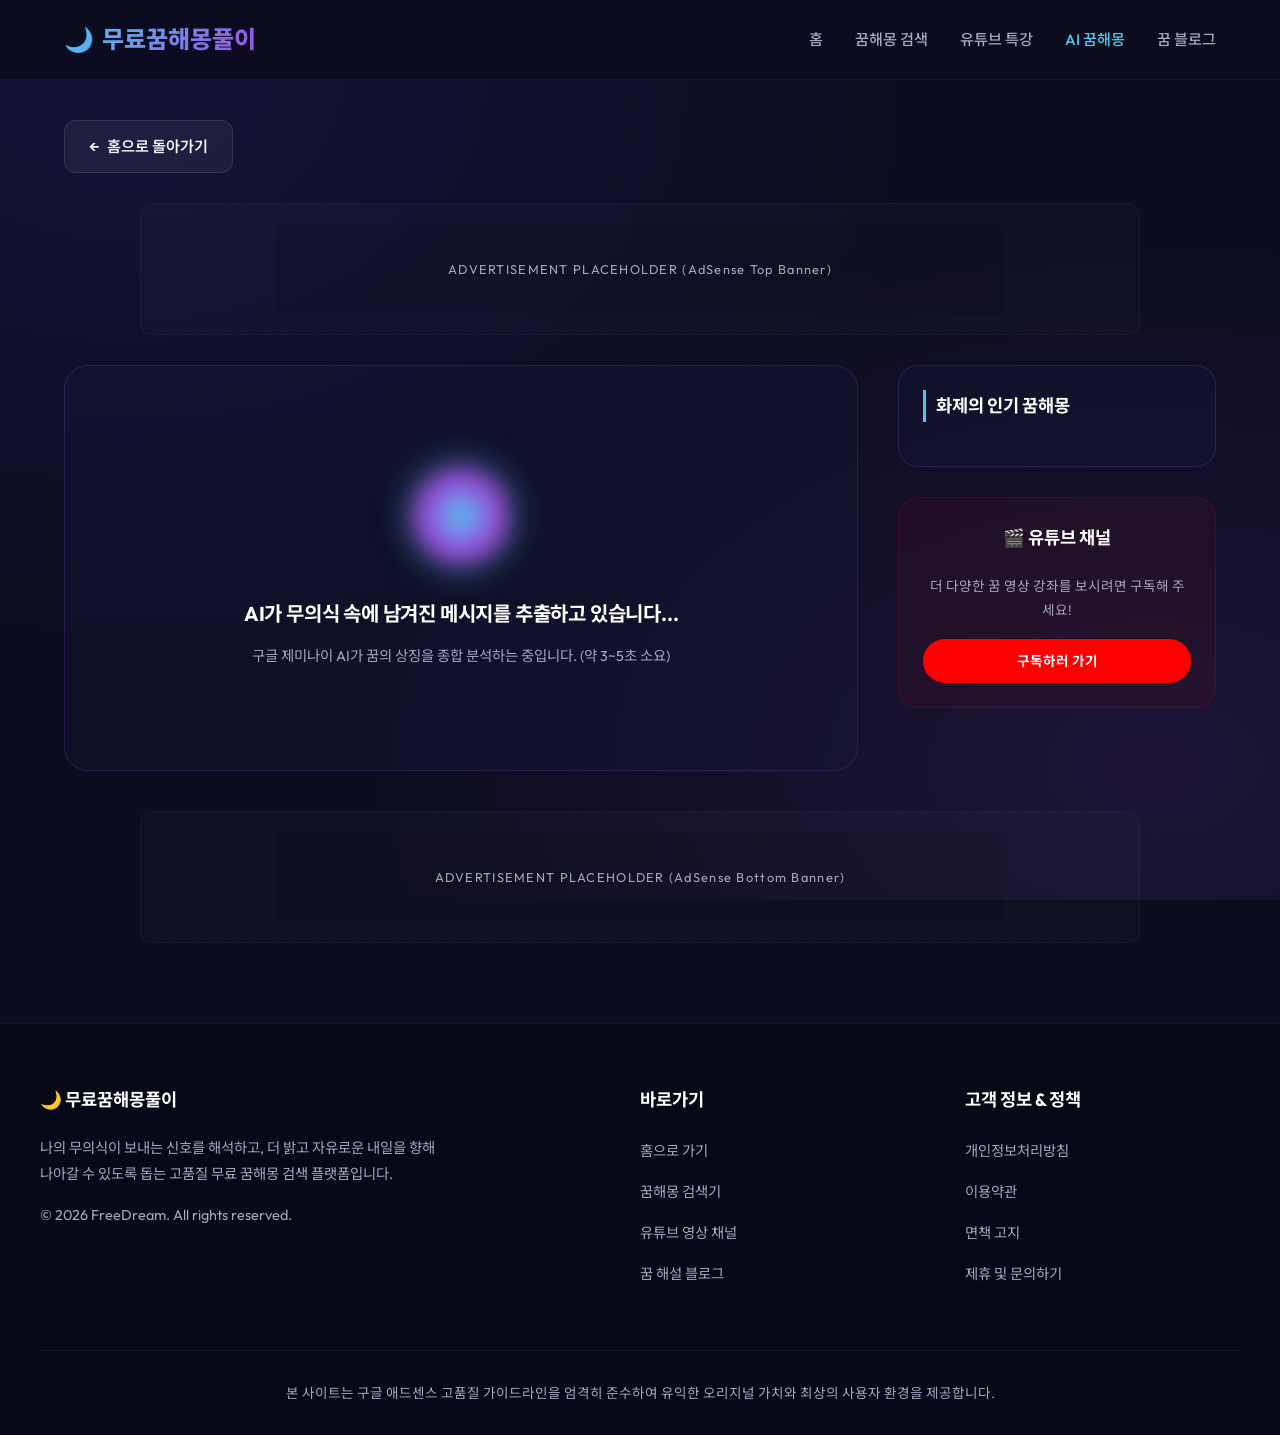
<file: ai/index.html>
<!DOCTYPE html>
<html lang="ko">
<head>
  <meta charset="UTF-8">
  <meta name="viewport" content="width=device-width, initial-scale=1.0">
  <title>AI 실시간 꿈해몽 | 무료꿈해몽풀이</title>
  
  <!-- SEO 메타 태그 -->
  <meta name="description" content="인공지능 AI가 분석하는 실시간 꿈해몽 및 심리 분석 서비스.">
  <meta property="og:title" content="AI 실시간 꿈해몽 | 무료꿈해몽풀이">
  <meta property="og:description" content="나의 잠재의식이 보내는 신호를 AI를 통해 실시간으로 해석해 봅니다.">

  <!-- 스타일시트 및 폰트 가져오기 -->
  <link rel="preconnect" href="https://fonts.googleapis.com">
  <link rel="preconnect" href="https://fonts.gstatic.com" crossorigin>
  <link href="https://fonts.googleapis.com/css2?family=Noto+Sans+KR:wght@300;400;500;700;900&family=Outfit:wght@300;400;600;800&display=swap" rel="stylesheet">
  <link rel="stylesheet" href="../style.css">
  
  <style>
    /* AI 로딩 애니메이션 전용 스타일 */
    .ai-loading-container {
      display: flex;
      flex-direction: column;
      align-items: center;
      justify-content: center;
      padding: 60px 20px;
      text-align: center;
    }

    .cosmic-orb {
      width: 100px;
      height: 100px;
      border-radius: 50%;
      background: radial-gradient(circle, var(--accent-color), var(--primary-color), transparent);
      filter: blur(10px);
      animation: pulse 2.5s infinite ease-in-out, rotate 10s infinite linear;
      margin-bottom: 30px;
      box-shadow: 0 0 30px rgba(76, 201, 240, 0.6);
    }

    @keyframes pulse {
      0%, 100% {
        transform: scale(0.9);
        opacity: 0.6;
        filter: blur(8px);
      }
      50% {
        transform: scale(1.15);
        opacity: 1;
        filter: blur(15px);
        box-shadow: 0 0 50px rgba(157, 78, 221, 0.8);
      }
    }

    @keyframes rotate {
      100% {
        transform: rotate(360deg);
      }
    }

    .loading-status {
      font-size: 1.25rem;
      font-weight: 700;
      color: #fff;
      margin-bottom: 12px;
      letter-spacing: -0.01em;
    }

    .loading-sub {
      font-size: 0.9rem;
      color: var(--text-muted);
    }

    /* AI 설정 도우미 배너 */
    .worker-setup-notice {
      background: rgba(157, 78, 221, 0.05);
      border: 1px dashed var(--primary-color);
      border-radius: 16px;
      padding: 24px;
      margin-top: 30px;
      text-align: left;
      font-size: 0.88rem;
    }
    
    .worker-setup-notice h4 {
      color: #fff;
      font-weight: 700;
      margin-bottom: 10px;
      display: flex;
      align-items: center;
      gap: 6px;
    }

    .worker-setup-notice code {
      background: rgba(0,0,0,0.3);
      padding: 2px 6px;
      border-radius: 4px;
      color: var(--accent-color);
      font-family: monospace;
    }

    /* Standalone 폼 커스텀 스타일 */
    #aiDreamInput:focus {
      border-color: var(--accent-color);
      background: rgba(0, 0, 0, 0.4);
      box-shadow: 0 0 15px rgba(76, 201, 240, 0.2);
    }
  </style>
</head>
<body>

  <!-- 네비게이션 바 -->
  <nav class="navbar">
    <div class="nav-container">
      <a href="../index.html" class="nav-logo">
        <span>🌙</span> 무료꿈해몽풀이
      </a>
      <ul class="nav-menu">
        <li><a href="../index.html">홈</a></li>
        <li><a href="../index.html#resultsSection">꿈해몽 검색</a></li>
        <li><a href="../index.html#youtubeSection">유튜브 특강</a></li>
        <li><a href="#" class="active">AI 꿈해몽</a></li>
        <li><a href="../blog/">꿈 블로그</a></li>
      </ul>
    </div>
  </nav>

  <!-- 메인 레이아웃 -->
  <main class="detail-container">
    
    <!-- 뒤로가기 버튼 -->
    <div class="back-btn-container">
      <a href="../index.html" class="back-btn">
        <span>←</span> 홈으로 돌아가기
      </a>
    </div>

    <!-- 광고 최상단 슬롯 -->
    <div class="adsense-balance-zone" style="margin-top: 0; margin-bottom: 30px;">
      <div class="ads-placeholder">ADVERTISEMENT PLACEHOLDER (AdSense Top Banner)</div>
    </div>

    <!-- 본문 레이아웃 -->
    <div class="detail-layout">
      
      <!-- 좌측 메인 본문 -->
      <article class="detail-main" id="aiDetailMain">
        <!-- 기본 폼 또는 로딩이 자바스크립트로 주입됨 -->
        <div class="ai-loading-container" id="aiLoading">
          <div class="cosmic-orb"></div>
          <div class="loading-status" id="loadingStatusText">AI가 무의식 속에 남겨진 메시지를 추출하고 있습니다...</div>
          <div class="loading-sub">구글 제미나이 AI가 꿈의 상징을 종합 분석하는 중입니다. (약 3~5초 소요)</div>
        </div>
      </article>

      <!-- 우측 사이드바 추천 목록 -->
      <aside class="detail-sidebar" id="detailSidebar">
        <!-- 위젯 1: 인기 꿈해몽 추천 -->
        <div class="sidebar-widget">
          <h3>화제의 인기 꿈해몽</h3>
          <div class="sidebar-recommend-list" id="recommendList">
            <!-- 스크립트에 의해 동적 생성 -->
          </div>
        </div>

        <!-- 위젯 2: 유튜브 구독 유도 -->
        <div class="sidebar-widget" style="text-align: center; background: rgba(255, 0, 0, 0.05); border-color: rgba(255,0,0,0.15);">
          <h3 style="border: none; padding-left: 0; text-align: center;">🎬 유튜브 채널</h3>
          <p style="font-size: 0.85rem; color: var(--text-muted); margin-bottom: 16px;">더 다양한 꿈 영상 강좌를 보시려면 구독해 주세요!</p>
          <a href="https://www.youtube.com/@DreamHaemongTV?sub_confirmation=1" target="_blank" class="btn-youtube-subscribe" style="padding: 10px 20px; font-size: 0.85rem; width: 100%; justify-content: center;">
            구독하러 가기
          </a>
        </div>
      </aside>

    </div>

    <!-- 광고 최하단 슬롯 -->
    <div class="adsense-balance-zone" style="margin-top: 40px; margin-bottom: 0;">
      <div class="ads-placeholder">ADVERTISEMENT PLACEHOLDER (AdSense Bottom Banner)</div>
    </div>

  </main>

  <!-- 푸터 -->
  <footer>
    <div class="footer-container">
      <div class="footer-section">
        <h4>🌙 무료꿈해몽풀이</h4>
        <p style="margin-bottom: 15px;">나의 무의식이 보내는 신호를 해석하고, 더 밝고 자유로운 내일을 향해 나아갈 수 있도록 돕는 고품질 무료 꿈해몽 검색 플랫폼입니다.</p>
        <p>&copy; 2026 FreeDream. All rights reserved.</p>
      </div>
      <div class="footer-section">
        <h4>바로가기</h4>
        <ul>
          <li><a href="../index.html">홈으로 가기</a></li>
          <li><a href="../index.html#resultsSection">꿈해몽 검색기</a></li>
          <li><a href="../index.html#youtubeSection">유튜브 영상 채널</a></li>
          <li><a href="../blog/">꿈 해설 블로그</a></li>
        </ul>
      </div>
      <div class="footer-section">
        <h4>고객 정보 & 정책</h4>
        <ul>
          <li><a href="../privacy/">개인정보처리방침</a></li>
          <li><a href="../terms/">이용약관</a></li>
          <li><a href="../disclaimer/">면책 고지</a></li>
          <li><a href="../contact/">제휴 및 문의하기</a></li>
        </ul>
      </div>
    </div>
    <div class="footer-bottom">
      <p>본 사이트는 구글 애드센스 고품질 가이드라인을 엄격히 준수하여 유익한 오리지널 가치와 최상의 사용자 환경을 제공합니다.</p>
    </div>
  </footer>

  <!-- 데이터 연결 -->
  <script src="../data.js"></script>

  <!-- AI 해몽 통신 및 렌더링 제어 스크립트 -->
  <script>
    const CLOUDFLARE_WORKER_URL = "https://your-worker-name.workers.dev";

    // 폼 전송 이벤트 핸들러
    function handleAiFormSubmit(event) {
      event.preventDefault();
      const dreamText = document.getElementById("aiDreamInput").value.trim();
      if (!dreamText) {
        alert("해몽할 꿈 내용을 적어주세요!");
        return;
      }
      location.href = "?q=" + encodeURIComponent(dreamText);
    }

    document.addEventListener("DOMContentLoaded", () => {
      const urlParams = new URLSearchParams(window.location.search);
      const query = urlParams.get("q");

      const aiDetailMain = document.getElementById("aiDetailMain");
      const recommendList = document.getElementById("recommendList");

      // 우측 인기 꿈 목록 렌더링
      const relates = DREAM_DATABASE.slice(0, 4);
      recommendList.innerHTML = relates.map(item => `
        <a href="../detail/?id=${item.id}" class="recommend-item">
          <h4>${item.title}</h4>
          <span>${item.category} • ${item.type}</span>
        </a>
      `).join('');

      // 1. 파라미터가 없거나 비어있는 경우 (Standalone 꿈 일기장 입력 양식 렌더링)
      if (!query || query.trim() === "") {
        aiDetailMain.innerHTML = `
          <div style="padding: 10px 0 20px;">
            <h2 style="font-size: 1.8rem; font-weight: 800; color: #fff; margin-bottom: 12px; display: flex; align-items: center; gap: 8px;">🤖 AI 실시간 정밀 꿈해몽</h2>
            <p style="color: var(--text-muted); font-size: 0.95rem; margin-bottom: 35px; line-height: 1.6;">
              사전으로 찾을 수 없었던 신비롭고 긴 꿈 내용을 이야기하듯 편안하게 적어주세요. 구글 제미나이 AI 비서가 무의식과 심리상태를 정밀 분석해 드립니다.
            </p>
            
            <form onsubmit="handleAiFormSubmit(event)">
              <div style="margin-bottom: 28px;">
                <label style="display: block; font-size: 0.95rem; font-weight: 700; color: var(--accent-color); margin-bottom: 12px; letter-spacing: -0.01em;">어젯밤 어떤 꿈을 꾸셨나요?</label>
                <textarea id="aiDreamInput" style="width: 100%; min-height: 200px; background: rgba(0,0,0,0.25); border: 1px solid var(--card-border); border-radius: 16px; padding: 22px; color: #fff; font-family: var(--font-family); font-size: 1rem; line-height: 1.7; outline: none; resize: vertical; transition: var(--transition);" placeholder="예: 맑은 수영장 물 속에서 형형색색의 돌고래 떼와 수영을 했습니다. 돌고래들이 저를 태우고 넓은 은빛 바다로 나아갔는데, 날아가는 듯한 짜릿함과 행복감이 가득했습니다."></textarea>
              </div>
              <button type="submit" class="btn-share" style="width: 100%; border: none; font-size: 1.05rem; padding: 16px 24px; justify-content: center; cursor: pointer; background: linear-gradient(135deg, var(--primary-color), var(--secondary-color)); font-weight: 700;">
                🔮 AI 실시간 정밀 해몽 시작
              </button>
            </form>
          </div>
        `;
        return;
      }

      // 2. 파라미터 q가 존재하는 경우 (해몽 분석 진행)
      fetchAiDreamInterpretation(query);

      async function fetchAiDreamInterpretation(dreamQuery) {
        try {
          if (CLOUDFLARE_WORKER_URL.includes("your-worker-name")) {
            setTimeout(() => {
              renderSimulationResult(dreamQuery);
            }, 2500);
            return;
          }

          const response = await fetch(CLOUDFLARE_WORKER_URL, {
            method: "POST",
            headers: {
              "Content-Type": "application/json"
            },
            body: JSON.stringify({ query: dreamQuery })
          });

          if (!response.ok) {
            throw new Error("AI 서버 응답 실패");
          }

          const data = await response.json();
          if (data.error) {
            throw new Error(data.error);
          }

          renderResult(dreamQuery, data.result);

        } catch (error) {
          console.error("AI Fetch Error:", error);
          setTimeout(() => {
            renderSimulationResult(dreamQuery, true);
          }, 1500);
        }
      }

      function renderResult(dreamQuery, htmlContent) {
        aiDetailMain.innerHTML = `
          <div class="detail-header-wrap">
            <h1 class="detail-title" style="font-size: 1.8rem; line-height: 1.4;">🤖 AI 실시간 꿈해몽 분석</h1>
            <div class="detail-meta-row">
              <span class="tag-badge" style="background: rgba(6, 214, 160, 0.1); color: var(--success-color);">질문: "${dreamQuery}"</span>
              <span>• 실시간 제미나이 인공지능 분석</span>
            </div>
          </div>
          
          <div class="detail-body-content">
            ${htmlContent}
          </div>

          <div class="detail-share-area" style="display: flex; gap: 12px; justify-content: flex-end;">
            <a href="index.html" class="btn-secondary" style="text-decoration: none; padding: 12px 24px;">새 꿈 해몽하기</a>
            <button id="shareBtn" class="btn-share">🔗 AI 해몽 결과 복사하기</button>
          </div>
        `;

        bindShareEvent(dreamQuery);
      }

      function renderError(message) {
        aiDetailMain.innerHTML = `
          <div style="text-align: center; padding: 60px 0;">
            <span style="font-size: 4rem; display:block; margin-bottom: 20px;">🚨</span>
            <h2 style="font-size: 1.5rem; margin-bottom: 12px; color: #fff;">분석을 완료하지 못했습니다</h2>
            <p style="color: var(--text-muted); margin-bottom: 30px;">${message}</p>
            <a href="../index.html" class="back-btn" style="transform: none;">홈으로 가기</a>
          </div>
        `;
      }

      function renderSimulationResult(dreamQuery, showSetupNotice = false) {
        let dreamTopic = "입력하신 꿈";
        let mainSymbol = "무의식의 반영";
        let defaultType = "길몽/심리몽";
        let summaryText = "내면의 열정과 성장의 의지가 반영된 꿈입니다.";
        
        if (dreamQuery.includes("돼지") || dreamQuery.includes("ㄷㅈ")) {
          dreamTopic = "돼지가 출현한 꿈";
          mainSymbol = "재물과 풍요의 결실";
          defaultType = "대길몽";
          summaryText = "예상치 못한 기회나 번영이 다가옴을 나타냅니다.";
        } else if (dreamQuery.includes("뱀") || dreamQuery.includes("ㅂ")) {
          dreamTopic = "뱀이 나타난 꿈";
          mainSymbol = "에너지와 지혜의 변화";
          defaultType = "길몽/태몽";
          summaryText = "창조적인 통찰력이나 큰 발전을 이룰 징조입니다.";
        } else if (dreamQuery.includes("돈") || dreamQuery.includes("ㄷ")) {
          dreamTopic = "돈과 재물에 관한 꿈";
          mainSymbol = "가치와 정신적 에너지";
          defaultType = "길몽/심리몽";
          summaryText = "자신의 능력에 대한 가치나 기회를 부여받을 징조입니다.";
        }

        const simulatedHTML = `
          <h3>1. 한 줄 요약</h3>
          <p>이 꿈은 <strong>[${mainSymbol}]</strong>을 상징하며, 현실에서 새로운 가능성을 향한 <strong>${summaryText}</strong></p>

          <h3>2. 종합 길흉 풀이</h3>
          <p>종합적으로 <strong>${defaultType}</strong>의 기운이 매우 강합니다. 꿈에서 겪은 기이한 현상은 현실의 일상적인 흐름에 변화가 다가오고 있음을 의미합니다. 특히 금전운이나 명예운에 있어 평소보다 유리한 위치에 서게 되며, 주도권을 쥐고 추진할 기회가 열립니다.</p>
          <p>도전적인 상황이 발생하더라도 스스로의 통제력을 잃지 않고 차분히 해결해 낼 수 있는 영감과 지혜를 얻게 되는 시기입니다. 긍정적인 기대감을 품고 다가올 내일을 맞이하십시오.</p>

          <h3>3. 심리학적 분석</h3>
          <p>정신분석학적 관점에서 이 꿈은 현실의 억눌린 피로감이나 욕구를 시원하게 해소하려는 **'정신 정화 작용(Catharsis)'**의 일환입니다. 최근 어떤 문제를 해결하기 위해 많은 고민을 해왔다면, 그 잠재의식적인 스트레스가 상징물(동물이나 상황)로 변형되어 해답을 암시해 준 것입니다.</p>
          <p>스스로를 조금 더 너그럽게 인정하고, 자아 성취감을 만끽하고자 하는 건강한 마음의 발로로 해석됩니다.</p>

          <h3>4. 현실 행동 지침</h3>
          <p>이번 주에는 마음을 조급하게 먹지 말고 하루의 목표를 심플하게 세워 행동하는 것이 이롭습니다. 주변인의 비판이나 소소한 의견에 민감하게 반응하기보다, <strong>자신의 감각과 능력을 굳건히 신뢰</strong>해 나가십시오. 에너지 낭비를 예방하기 위해 규칙적인 수면을 취하는 것도 적극 추천합니다.</p>
        `;

        let noticeBanner = "";
        if (showSetupNotice || CLOUDFLARE_WORKER_URL.includes("your-worker-name")) {
          noticeBanner = `
            <div class="worker-setup-notice">
              <h4>🤖 AI 연동 실시간 시뮬레이터 작동 중</h4>
              <p>현재 <code>ai/index.html</code> 소스 코드 내의 <code>CLOUDFLARE_WORKER_URL</code>이 설정되지 않았거나 연결이 불안정하여 <strong>키워드 분석 시뮬레이터</strong>로 로드되었습니다.</p>
              <p style="margin-top: 8px;"><strong>진짜 AI(구글 Gemini)와 실시간 연동하는 방법:</strong></p>
              <ol style="margin-left: 20px; margin-top: 5px;">
                <li>구글 AI Studio에서 무료 API 키를 받습니다.</li>
                <li>프로젝트 폴더 내 <code>scratch/worker.js</code> 코드로 Cloudflare Worker를 배포합니다.</li>
                <li>배포된 워커 주소를 <code>ai/index.html</code> 파일의 <code>CLOUDFLARE_WORKER_URL</code>에 넣어 저장한 뒤 푸시하세요!</li>
              </ol>
            </div>
          `;
        }

        renderResult(dreamQuery, simulatedHTML + noticeBanner);
      }

      function bindShareEvent(queryText) {
        const shareBtn = document.getElementById("shareBtn");
        if (!shareBtn) return;
        shareBtn.addEventListener("click", () => {
          const text = `[무료꿈해몽풀이 AI 분석] "${queryText}"에 대한 분석을 확인해보세요!\n\n해몽 보러가기: ${window.location.href}`;
          navigator.clipboard.writeText(text).then(() => {
            alert("공유 링크가 클립보드에 복사되었습니다!");
          }).catch(err => {
            console.error("복사 실패:", err);
          });
        });
      }
    });
  </script>
</body>
</html>
</file>
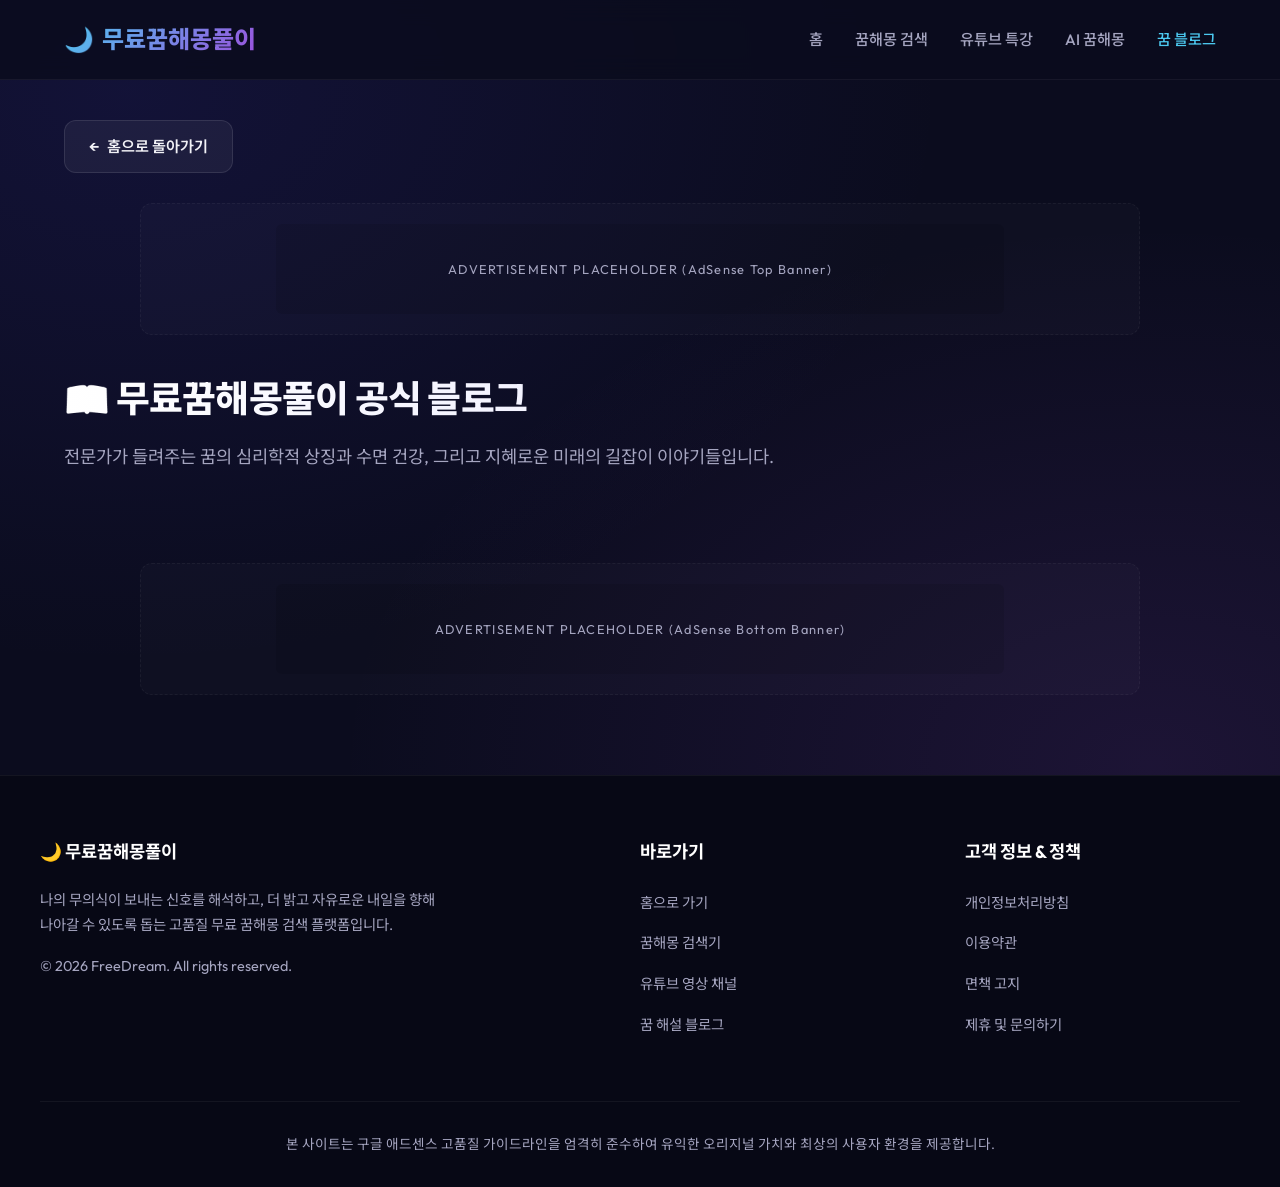
<file: blog/index.html>
<!DOCTYPE html>
<html lang="ko">
<head>
  <meta charset="UTF-8">
  <meta name="viewport" content="width=device-width, initial-scale=1.0">
  <title>꿈 칼럼 블로그 | 무료꿈해몽풀이</title>
  
  <!-- SEO 메타 태그 -->
  <meta name="description" content="꿈의 과학적 분석, 심리적 기원, 길몽과 흉몽을 다루는 유익한 정보 칼럼들을 만나보세요.">
  <meta property="og:title" content="꿈 칼럼 블로그 | 무료꿈해몽풀이">
  <meta property="og:description" content="나의 잠재의식을 지혜롭게 이해하는 꿈해몽 칼럼 모음.">

  <!-- 스타일시트 및 폰트 가져오기 -->
  <link rel="preconnect" href="https://fonts.googleapis.com">
  <link rel="preconnect" href="https://fonts.gstatic.com" crossorigin>
  <link href="https://fonts.googleapis.com/css2?family=Noto+Sans+KR:wght@300;400;500;700;900&family=Outfit:wght@300;400;600;800&display=swap" rel="stylesheet">
  <link rel="stylesheet" href="../style.css">
</head>
<body>

  <!-- 네비게이션 바 -->
  <nav class="navbar">
    <div class="nav-container">
      <a href="../index.html" class="nav-logo">
        <span>🌙</span> 무료꿈해몽풀이
      </a>
      <ul class="nav-menu">
        <li><a href="../index.html">홈</a></li>
        <li><a href="../index.html#resultsSection">꿈해몽 검색</a></li>
        <li><a href="../index.html#youtubeSection">유튜브 특강</a></li>
        <li><a href="../ai/">AI 꿈해몽</a></li>
        <li><a href="#" class="active">꿈 블로그</a></li>
      </ul>
    </div>
  </nav>

  <!-- 메인 레이아웃 -->
  <main class="detail-container">
    
    <!-- 뒤로가기 버튼 -->
    <div class="back-btn-container">
      <a href="../index.html" class="back-btn">
        <span>←</span> 홈으로 돌아가기
      </a>
    </div>

    <!-- 광고 최상단 슬롯 -->
    <div class="adsense-balance-zone" style="margin-top: 0; margin-bottom: 40px;">
      <div class="ads-placeholder">ADVERTISEMENT PLACEHOLDER (AdSense Top Banner)</div>
    </div>

    <!-- 블로그 타이틀 -->
    <section class="hero" style="padding: 0 0 40px; text-align: left; max-width: 100%;">
      <h1 style="font-size: 2.3rem;">📖 무료꿈해몽풀이 공식 블로그</h1>
      <p style="margin-bottom: 0;">전문가가 들려주는 꿈의 심리학적 상징과 수면 건강, 그리고 지혜로운 미래의 길잡이 이야기들입니다.</p>
    </section>

    <!-- 블로그 카드 그리드 -->
    <section class="blog-section" style="padding: 0;">
      <div class="blog-grid" id="blogListGrid">
        <!-- 동적 칼럼 리스트 로드 -->
      </div>
    </section>

    <!-- 광고 최하단 슬롯 -->
    <div class="adsense-balance-zone" style="margin-top: 50px; margin-bottom: 0;">
      <div class="ads-placeholder">ADVERTISEMENT PLACEHOLDER (AdSense Bottom Banner)</div>
    </div>

  </main>

  <!-- 푸터 -->
  <footer>
    <div class="footer-container">
      <div class="footer-section">
        <h4>🌙 무료꿈해몽풀이</h4>
        <p style="margin-bottom: 15px;">나의 무의식이 보내는 신호를 해석하고, 더 밝고 자유로운 내일을 향해 나아갈 수 있도록 돕는 고품질 무료 꿈해몽 검색 플랫폼입니다.</p>
        <p>&copy; 2026 FreeDream. All rights reserved.</p>
      </div>
      <div class="footer-section">
        <h4>바로가기</h4>
        <ul>
          <li><a href="../index.html">홈으로 가기</a></li>
          <li><a href="../index.html#resultsSection">꿈해몽 검색기</a></li>
          <li><a href="../index.html#youtubeSection">유튜브 영상 채널</a></li>
          <li><a href="#">꿈 해설 블로그</a></li>
        </ul>
      </div>
      <div class="footer-section">
        <h4>고객 정보 & 정책</h4>
        <ul>
          <li><a href="../privacy/">개인정보처리방침</a></li>
          <li><a href="../terms/">이용약관</a></li>
          <li><a href="../disclaimer/">면책 고지</a></li>
          <li><a href="../contact/">제휴 및 문의하기</a></li>
        </ul>
      </div>
    </div>
    <div class="footer-bottom">
      <p>본 사이트는 구글 애드센스 고품질 가이드라인을 엄격히 준수하여 유익한 오리지널 가치와 최상의 사용자 환경을 제공합니다.</p>
    </div>
  </footer>

  <!-- 데이터 연결 -->
  <script src="../data.js"></script>
  
  <script>
    document.addEventListener("DOMContentLoaded", () => {
      const blogListGrid = document.getElementById("blogListGrid");
      if (blogListGrid) {
        blogListGrid.innerHTML = BLOG_DATABASE.map(post => `
          <div class="blog-card" onclick="location.href='../detail/?post=${post.id}'" style="min-height: 250px;">
            <div>
              <div class="blog-card-header">
                <span class="tag-badge" style="background: rgba(76, 201, 240, 0.1); color: var(--accent-color);">${post.category}</span>
                <span style="font-size: 0.8rem; color: var(--text-muted);">${post.date}</span>
              </div>
              <h3 style="font-size: 1.25rem;">${post.title}</h3>
              <p style="font-size: 0.9rem; line-height: 1.6; color: var(--text-muted); margin-bottom: 20px;">${post.summary}</p>
            </div>
            <div class="card-footer">
              <span>블로그 칼럼 읽기</span>
              <span>→</span>
            </div>
          </div>
        `).join('');
      }
    });
  </script>
</body>
</html>
</file>
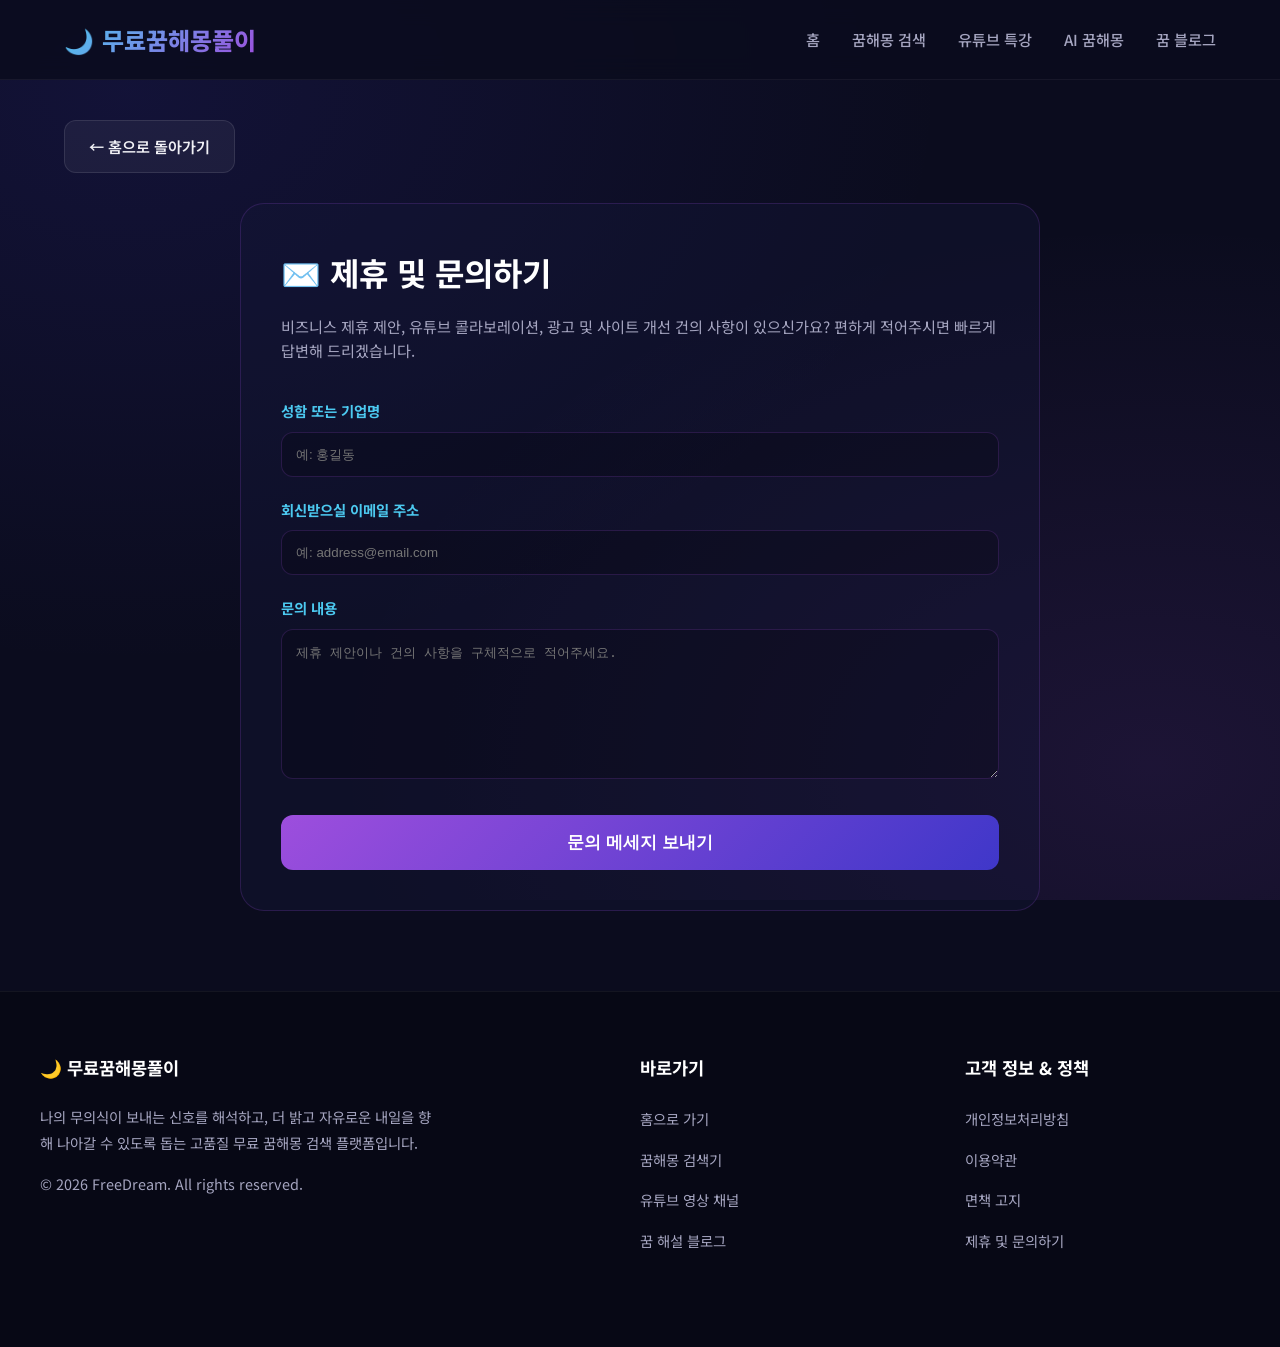
<file: contact/index.html>
<!DOCTYPE html>
<html lang="ko">
<head>
  <meta charset="UTF-8">
  <meta name="viewport" content="width=device-width, initial-scale=1.0">
  <title>제휴 및 문의하기 | 무료꿈해몽풀이</title>
  <link rel="preconnect" href="https://fonts.googleapis.com">
  <link rel="preconnect" href="https://fonts.gstatic.com" crossorigin>
  <link href="https://fonts.googleapis.com/css2?family=Noto+Sans+KR:wght@300;400;500;700;900&display=swap" rel="stylesheet">
  <link rel="stylesheet" href="../style.css">
  <style>
    .contact-input:focus {
      border-color: var(--accent-color);
      box-shadow: 0 0 15px rgba(76, 201, 240, 0.2);
    }
  </style>
</head>
<body>

  <nav class="navbar">
    <div class="nav-container">
      <a href="../index.html" class="nav-logo">
        <span>🌙</span> 무료꿈해몽풀이
      </a>
      <ul class="nav-menu">
        <li><a href="../index.html">홈</a></li>
        <li><a href="../index.html#resultsSection">꿈해몽 검색</a></li>
        <li><a href="../index.html#youtubeSection">유튜브 특강</a></li>
        <li><a href="../ai/">AI 꿈해몽</a></li>
        <li><a href="../blog/">꿈 블로그</a></li>
      </ul>
    </div>
  </nav>

  <main class="detail-container">
    <div class="back-btn-container">
      <a href="../index.html" class="back-btn">← 홈으로 돌아가기</a>
    </div>

    <article class="detail-main" style="width: 100%; max-width: 800px; margin: 0 auto; padding: 40px; background: rgba(22, 24, 56, 0.4); border: 1px solid var(--card-border); border-radius: 24px;">
      <h1 style="color: #fff; font-size: 2rem; margin-bottom: 12px;">✉️ 제휴 및 문의하기</h1>
      <p style="color: var(--text-muted); font-size: 0.95rem; margin-bottom: 35px; line-height: 1.6;">
        비즈니스 제휴 제안, 유튜브 콜라보레이션, 광고 및 사이트 개선 건의 사항이 있으신가요? 편하게 적어주시면 빠르게 답변해 드리겠습니다.
      </p>

      <form id="contactForm" onsubmit="handleContactSubmit(event)">
        <div style="margin-bottom: 20px;">
          <label style="display: block; font-size: 0.9rem; font-weight: 700; color: var(--accent-color); margin-bottom: 8px;">성함 또는 기업명</label>
          <input type="text" id="contactName" required class="contact-input" style="width: 100%; background: rgba(0,0,0,0.2); border: 1px solid var(--card-border); border-radius: 12px; padding: 14px; color: #fff; outline: none; transition: var(--transition);" placeholder="예: 홍길동">
        </div>
        
        <div style="margin-bottom: 20px;">
          <label style="display: block; font-size: 0.9rem; font-weight: 700; color: var(--accent-color); margin-bottom: 8px;">회신받으실 이메일 주소</label>
          <input type="email" id="contactEmail" required class="contact-input" style="width: 100%; background: rgba(0,0,0,0.2); border: 1px solid var(--card-border); border-radius: 12px; padding: 14px; color: #fff; outline: none; transition: var(--transition);" placeholder="예: address@email.com">
        </div>

        <div style="margin-bottom: 28px;">
          <label style="display: block; font-size: 0.9rem; font-weight: 700; color: var(--accent-color); margin-bottom: 8px;">문의 내용</label>
          <textarea id="contactMessage" required class="contact-input" style="width: 100%; min-height: 150px; background: rgba(0,0,0,0.2); border: 1px solid var(--card-border); border-radius: 12px; padding: 14px; color: #fff; outline: none; transition: var(--transition); resize: vertical;" placeholder="제휴 제안이나 건의 사항을 구체적으로 적어주세요."></textarea>
        </div>

        <button type="submit" class="btn-share" style="width: 100%; border: none; font-size: 1.05rem; padding: 16px; justify-content: center; cursor: pointer; background: linear-gradient(135deg, var(--primary-color), var(--secondary-color)); font-weight: 700;">
          문의 메세지 보내기
        </button>
      </form>
    </article>
  </main>

  <footer>
    <div class="footer-container">
      <div class="footer-section">
        <h4>🌙 무료꿈해몽풀이</h4>
        <p style="margin-bottom: 15px;">나의 무의식이 보내는 신호를 해석하고, 더 밝고 자유로운 내일을 향해 나아갈 수 있도록 돕는 고품질 무료 꿈해몽 검색 플랫폼입니다.</p>
        <p>&copy; 2026 FreeDream. All rights reserved.</p>
      </div>
      <div class="footer-section">
        <h4>바로가기</h4>
        <ul>
          <li><a href="../index.html">홈으로 가기</a></li>
          <li><a href="../index.html#resultsSection">꿈해몽 검색기</a></li>
          <li><a href="../index.html#youtubeSection">유튜브 영상 채널</a></li>
          <li><a href="../blog/">꿈 해설 블로그</a></li>
        </ul>
      </div>
      <div class="footer-section">
        <h4>고객 정보 & 정책</h4>
        <ul>
          <li><a href="../privacy/">개인정보처리방침</a></li>
          <li><a href="../terms/">이용약관</a></li>
          <li><a href="../disclaimer/">면책 고지</a></li>
          <li><a href="../contact/">제휴 및 문의하기</a></li>
        </ul>
      </div>
    </div>
  </footer>

  <script>
    function handleContactSubmit(event) {
      event.preventDefault();
      const name = document.getElementById("contactName").value;
      const email = document.getElementById("contactEmail").value;
      const message = document.getElementById("contactMessage").value;
      
      alert(`${name}님, 문의해주셔서 감사합니다!\n소중한 의견이 kim890417@gmail.com 메일함으로 가상 전송되었습니다. (데모 데스크톱 환경)`);
      document.getElementById("contactForm").reset();
    }
  </script>
</body>
</html>
</file>
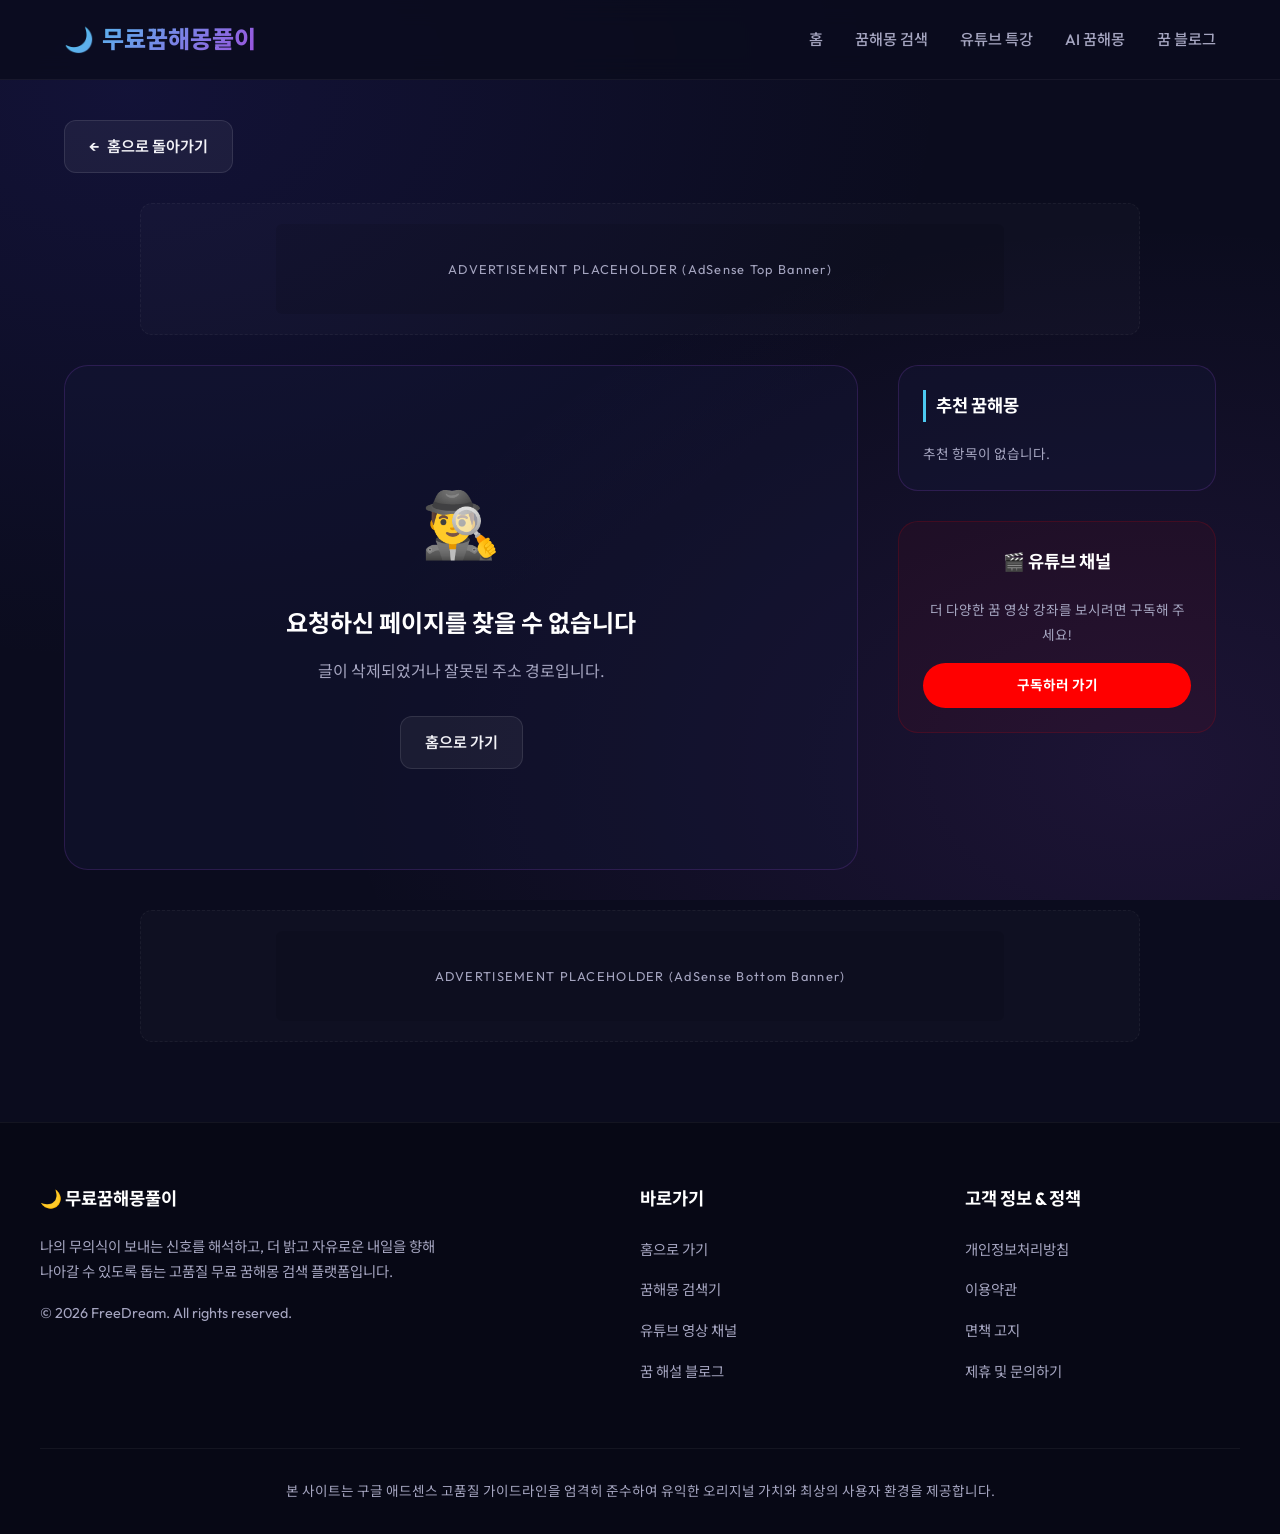
<file: detail/index.html>
<!DOCTYPE html>
<html lang="ko">
<head>
  <meta charset="UTF-8">
  <meta name="viewport" content="width=device-width, initial-scale=1.0">
  <title id="pageTitle">상세 보기 | 무료꿈해몽풀이</title>
  
  <!-- SEO 메타 태그 -->
  <meta name="description" id="metaDescription" content="상세한 꿈해몽 상황별 심리 분석 및 행동 팁 제공.">
  <meta property="og:title" id="ogTitle" content="꿈해몽 상세 분석">
  <meta property="og:description" id="ogDescription" content="무의식이 보내는 신호를 지혜롭게 읽어내는 방법.">

  <!-- 스타일시트 및 폰트 가져오기 -->
  <link rel="preconnect" href="https://fonts.googleapis.com">
  <link rel="preconnect" href="https://fonts.gstatic.com" crossorigin>
  <link href="https://fonts.googleapis.com/css2?family=Noto+Sans+KR:wght@300;400;500;700;900&family=Outfit:wght@300;400;600;800&display=swap" rel="stylesheet">
  <link rel="stylesheet" href="../style.css">
</head>
<body>

  <!-- 네비게이션 바 -->
  <nav class="navbar">
    <div class="nav-container">
      <a href="../index.html" class="nav-logo">
        <span>🌙</span> 무료꿈해몽풀이
      </a>
      <ul class="nav-menu">
        <li><a href="../index.html">홈</a></li>
        <li><a href="../index.html#resultsSection">꿈해몽 검색</a></li>
        <li><a href="../index.html#youtubeSection">유튜브 특강</a></li>
        <li><a href="../ai/">AI 꿈해몽</a></li>
        <li><a href="../blog/">꿈 블로그</a></li>
      </ul>
    </div>
  </nav>

  <!-- 메인 레이아웃 -->
  <main class="detail-container">
    
    <!-- 뒤로가기 버튼 -->
    <div class="back-btn-container">
      <a href="../index.html" class="back-btn">
        <span>←</span> 홈으로 돌아가기
      </a>
    </div>

    <!-- 광고 최상단 슬롯 -->
    <div class="adsense-balance-zone" style="margin-top: 0; margin-bottom: 30px;">
      <div class="ads-placeholder">ADVERTISEMENT PLACEHOLDER (AdSense Top Banner)</div>
    </div>

    <!-- 본문 상세 레이아웃 -->
    <div class="detail-layout">
      
      <!-- 좌측 메인 본문 -->
      <article class="detail-main" id="detailMain">
        <div style="text-align: center; padding: 50px 0;">
          <p>콘텐츠를 불러오는 중입니다...</p>
        </div>
      </article>

      <!-- 우측 사이드바 추천 목록 -->
      <aside class="detail-sidebar" id="detailSidebar">
        <!-- 위젯 1: 추천 정보 리스트 -->
        <div class="sidebar-widget">
          <h3 id="recommendTitle">추천 꿈해몽</h3>
          <div class="sidebar-recommend-list" id="recommendList">
            <!-- 스크립트에 의해 동적으로 관련 꿈 추천 -->
          </div>
        </div>

        <!-- 위젯 2: 유튜브 구독 유도 -->
        <div class="sidebar-widget" style="text-align: center; background: rgba(255, 0, 0, 0.05); border-color: rgba(255,0,0,0.15);">
          <h3 style="border: none; padding-left: 0; text-align: center;">🎬 유튜브 채널</h3>
          <p style="font-size: 0.85rem; color: var(--text-muted); margin-bottom: 16px;">더 다양한 꿈 영상 강좌를 보시려면 구독해 주세요!</p>
          <a href="https://www.youtube.com/@DreamHaemongTV?sub_confirmation=1" target="_blank" class="btn-youtube-subscribe" style="padding: 10px 20px; font-size: 0.85rem; width: 100%; justify-content: center;">
            구독하러 가기
          </a>
        </div>
      </aside>

    </div>

    <!-- 광고 최하단 슬롯 -->
    <div class="adsense-balance-zone" style="margin-top: 40px; margin-bottom: 0;">
      <div class="ads-placeholder">ADVERTISEMENT PLACEHOLDER (AdSense Bottom Banner)</div>
    </div>

  </main>

  <!-- 푸터 -->
  <footer>
    <div class="footer-container">
      <div class="footer-section">
        <h4>🌙 무료꿈해몽풀이</h4>
        <p style="margin-bottom: 15px;">나의 무의식이 보내는 신호를 해석하고, 더 밝고 자유로운 내일을 향해 나아갈 수 있도록 돕는 고품질 무료 꿈해몽 검색 플랫폼입니다.</p>
        <p>&copy; 2026 FreeDream. All rights reserved.</p>
      </div>
      <div class="footer-section">
        <h4>바로가기</h4>
        <ul>
          <li><a href="../index.html">홈으로 가기</a></li>
          <li><a href="../index.html#resultsSection">꿈해몽 검색기</a></li>
          <li><a href="../index.html#youtubeSection">유튜브 영상 채널</a></li>
          <li><a href="../blog/">꿈 해설 블로그</a></li>
        </ul>
      </div>
      <div class="footer-section">
        <h4>고객 정보 & 정책</h4>
        <ul>
          <li><a href="../privacy/">개인정보처리방침</a></li>
          <li><a href="../terms/">이용약관</a></li>
          <li><a href="../disclaimer/">면책 고지</a></li>
          <li><a href="../contact/">제휴 및 문의하기</a></li>
        </ul>
      </div>
    </div>
    <div class="footer-bottom">
      <p>본 사이트는 구글 애드센스 고품질 가이드라인을 엄격히 준수하여 유익한 오리지널 가치와 최상의 사용자 환경을 제공합니다.</p>
    </div>
  </footer>

  <!-- 데이터 연결 -->
  <script src="../data.js"></script>

  <!-- 상세 페이지 전용 로직 제어 스크립트 -->
  <script>
    document.addEventListener("DOMContentLoaded", () => {
      const urlParams = new URLSearchParams(window.location.search);
      const dreamId = urlParams.get("id");
      const postId = urlParams.get("post");

      const detailMain = document.getElementById("detailMain");
      const recommendTitle = document.getElementById("recommendTitle");
      const recommendList = document.getElementById("recommendList");

      // 1. 꿈해몽 상세 로딩
      if (dreamId) {
        const dream = DREAM_DATABASE.find(item => item.id == dreamId);
        if (dream) {
          // SEO 메타 태그 갱신
          const fullTitle = `[꿈해몽] ${dream.title} 상황별 의미와 행동 팁`;
          document.title = `${fullTitle} | 무료꿈해몽풀이`;
          document.getElementById("pageTitle").innerText = `${fullTitle} | 무료꿈해몽풀이`;
          document.getElementById("metaDescription").setAttribute("content", dream.summary);
          document.getElementById("ogTitle").setAttribute("content", fullTitle);
          document.getElementById("ogDescription").setAttribute("content", dream.summary);

          // 본문 주입
          detailMain.innerHTML = `
            <div class="detail-header-wrap">
              <h1 class="detail-title">${dream.title}</h1>
              <div class="detail-meta-row">
                <span class="tag-badge">${dream.category}</span>
                <span class="type-badge ${dream.type}">${dream.type}</span>
                <span>• 무의식 심리 분석 가이드</span>
              </div>
            </div>
            
            <div class="detail-body-content">
              <blockquote>
                <strong>한 줄 요약:</strong> ${dream.summary}
              </blockquote>
              ${dream.interpretation}
            </div>

            <div class="detail-share-area">
              <button id="shareBtn" class="btn-share">🔗 이 해몽 정보 복사하기</button>
            </div>
          `;

          // 추천 목록 렌더링
          recommendTitle.innerText = "다른 추천 꿈해몽";
          const relates = DREAM_DATABASE.filter(item => item.id != dream.id).slice(0, 4);
          recommendList.innerHTML = relates.map(item => `
            <a href="?id=${item.id}" class="recommend-item">
              <h4>${item.title}</h4>
              <span>${item.category} • ${item.type}</span>
            </a>
          `).join('');

          bindShareEvent(dream.title, dream.summary);
          return;
        }
      }

      // 2. 블로그 포스트 상세 로딩
      if (postId) {
        const post = BLOG_DATABASE.find(item => item.id == postId);
        if (post) {
          // SEO 메타 태그 갱신
          const fullTitle = `[블로그] ${post.title}`;
          document.title = `${fullTitle} | 무료꿈해몽풀이`;
          document.getElementById("pageTitle").innerText = `${fullTitle} | 무료꿈해몽풀이`;
          document.getElementById("metaDescription").setAttribute("content", post.summary);
          document.getElementById("ogTitle").setAttribute("content", fullTitle);
          document.getElementById("ogDescription").setAttribute("content", post.summary);

          // 본문 주입
          detailMain.innerHTML = `
            <div class="detail-header-wrap">
              <h1 class="detail-title">${post.title}</h1>
              <div class="detail-meta-row">
                <span class="tag-badge" style="background: rgba(76, 201, 240, 0.1); color: var(--accent-color);">${post.category}</span>
                <span>작성자: ${post.author}</span>
                <span>• 작성일: ${post.date}</span>
              </div>
            </div>
            
            <div class="detail-body-content">
              <blockquote>
                <strong>요약 칼럼:</strong> ${post.summary}
              </blockquote>
              ${post.content}
            </div>

            <div class="detail-share-area">
              <button id="shareBtn" class="btn-share">🔗 칼럼 링크 복사하기</button>
            </div>
          `;

          // 추천 목록 렌더링
          recommendTitle.innerText = "화제의 인기 꿈해몽";
          const relates = DREAM_DATABASE.slice(0, 4);
          recommendList.innerHTML = relates.map(item => `
            <a href="?id=${item.id}" class="recommend-item">
              <h4>${item.title}</h4>
              <span>${item.category} • ${item.type}</span>
            </a>
          `).join('');

          bindShareEvent(post.title, post.summary);
          return;
        }
      }

      // 3. 데이터를 찾지 못한 경우 (404 예외 처리)
      detailMain.innerHTML = `
        <div style="text-align: center; padding: 60px 0;">
          <span style="font-size: 4rem; display:block; margin-bottom: 20px;">🕵️‍♂️</span>
          <h2 style="font-size: 1.5rem; margin-bottom: 12px; color: #fff;">요청하신 페이지를 찾을 수 없습니다</h2>
          <p style="color: var(--text-muted); margin-bottom: 30px;">글이 삭제되었거나 잘못된 주소 경로입니다.</p>
          <a href="../index.html" class="back-btn" style="transform: none;">홈으로 가기</a>
        </div>
      `;
      recommendList.innerHTML = `<p style="font-size: 0.85rem; color: var(--text-muted);">추천 항목이 없습니다.</p>`;

      // 공유 이벤트 바인딩 함수
      function bindShareEvent(title, summary) {
        const shareBtn = document.getElementById("shareBtn");
        if (!shareBtn) return;
        shareBtn.addEventListener("click", () => {
          const text = `[무료꿈해몽풀이] "${title}" 정보:\n${summary}\n\n자세히 보기: ${window.location.href}`;
          navigator.clipboard.writeText(text).then(() => {
            alert("공유 링크와 본문 요약이 클립보드에 복사되었습니다!");
          }).catch(err => {
            console.error("복사 실패:", err);
          });
        });
      }
    });
  </script>
</body>
</html>
</file>
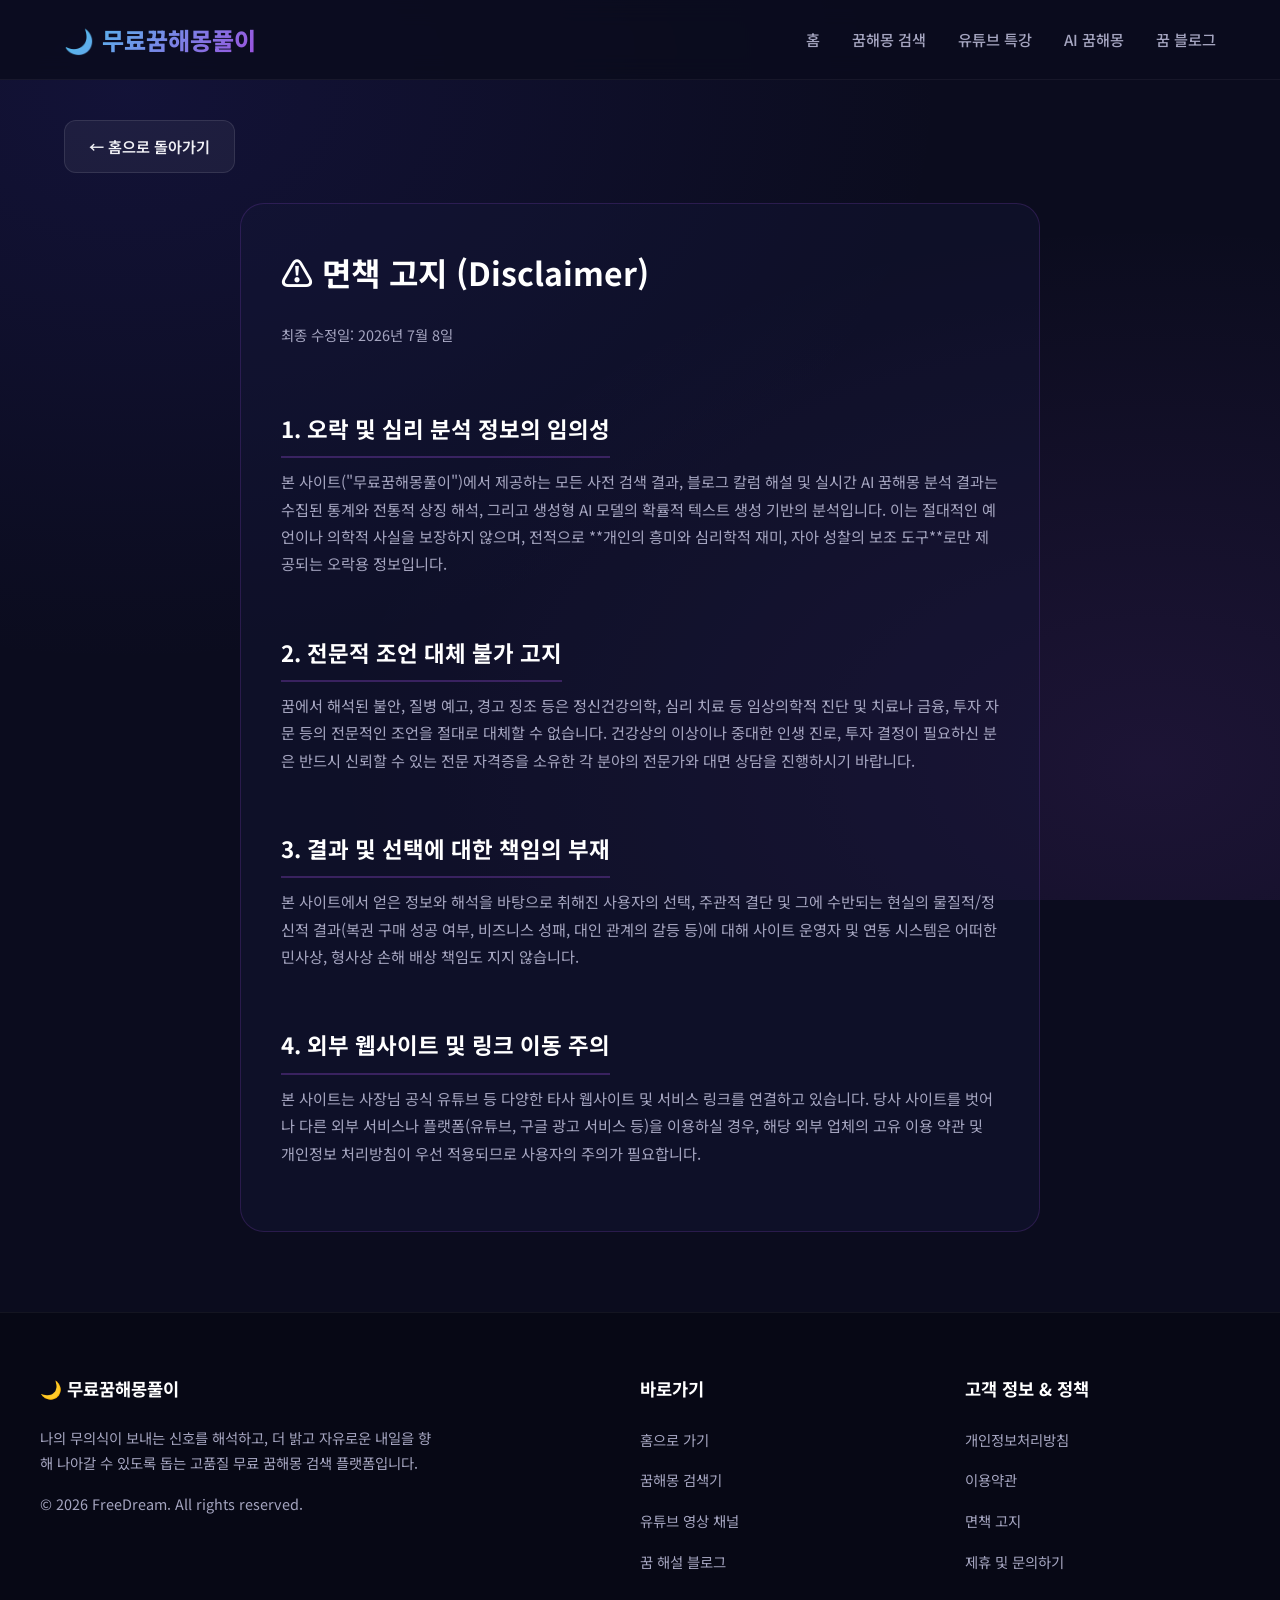
<file: disclaimer/index.html>
<!DOCTYPE html>
<html lang="ko">
<head>
  <meta charset="UTF-8">
  <meta name="viewport" content="width=device-width, initial-scale=1.0">
  <title>면책 고지 | 무료꿈해몽풀이</title>
  <link rel="preconnect" href="https://fonts.googleapis.com">
  <link rel="preconnect" href="https://fonts.gstatic.com" crossorigin>
  <link href="https://fonts.googleapis.com/css2?family=Noto+Sans+KR:wght@300;400;500;700;900&display=swap" rel="stylesheet">
  <link rel="stylesheet" href="../style.css">
</head>
<body>

  <nav class="navbar">
    <div class="nav-container">
      <a href="../index.html" class="nav-logo">
        <span>🌙</span> 무료꿈해몽풀이
      </a>
      <ul class="nav-menu">
        <li><a href="../index.html">홈</a></li>
        <li><a href="../index.html#resultsSection">꿈해몽 검색</a></li>
        <li><a href="../index.html#youtubeSection">유튜브 특강</a></li>
        <li><a href="../ai/">AI 꿈해몽</a></li>
        <li><a href="../blog/">꿈 블로그</a></li>
      </ul>
    </div>
  </nav>

  <main class="detail-container">
    <div class="back-btn-container">
      <a href="../index.html" class="back-btn">← 홈으로 돌아가기</a>
    </div>

    <article class="detail-main" style="width: 100%; max-width: 800px; margin: 0 auto; padding: 40px; background: rgba(22, 24, 56, 0.4); border: 1px solid var(--card-border); border-radius: 24px;">
      <h1 style="color: #fff; font-size: 2rem; margin-bottom: 20px;">⚠️ 면책 고지 (Disclaimer)</h1>
      <p style="color: var(--text-muted); font-size: 0.9rem; margin-bottom: 30px;">최종 수정일: 2026년 7월 8일</p>

      <div class="detail-body-content" style="color: var(--text-muted); line-height: 1.8; font-size: 0.95rem;">
        <h3 style="color:#fff; margin-top:30px; margin-bottom:10px;">1. 오락 및 심리 분석 정보의 임의성</h3>
        <p>본 사이트("무료꿈해몽풀이")에서 제공하는 모든 사전 검색 결과, 블로그 칼럼 해설 및 실시간 AI 꿈해몽 분석 결과는 수집된 통계와 전통적 상징 해석, 그리고 생성형 AI 모델의 확률적 텍스트 생성 기반의 분석입니다. 이는 절대적인 예언이나 의학적 사실을 보장하지 않으며, 전적으로 **개인의 흥미와 심리학적 재미, 자아 성찰의 보조 도구**로만 제공되는 오락용 정보입니다.</p>

        <h3 style="color:#fff; margin-top:30px; margin-bottom:10px;">2. 전문적 조언 대체 불가 고지</h3>
        <p>꿈에서 해석된 불안, 질병 예고, 경고 징조 등은 정신건강의학, 심리 치료 등 임상의학적 진단 및 치료나 금융, 투자 자문 등의 전문적인 조언을 절대로 대체할 수 없습니다. 건강상의 이상이나 중대한 인생 진로, 투자 결정이 필요하신 분은 반드시 신뢰할 수 있는 전문 자격증을 소유한 각 분야의 전문가와 대면 상담을 진행하시기 바랍니다.</p>

        <h3 style="color:#fff; margin-top:30px; margin-bottom:10px;">3. 결과 및 선택에 대한 책임의 부재</h3>
        <p>본 사이트에서 얻은 정보와 해석을 바탕으로 취해진 사용자의 선택, 주관적 결단 및 그에 수반되는 현실의 물질적/정신적 결과(복권 구매 성공 여부, 비즈니스 성패, 대인 관계의 갈등 등)에 대해 사이트 운영자 및 연동 시스템은 어떠한 민사상, 형사상 손해 배상 책임도 지지 않습니다.</p>

        <h3 style="color:#fff; margin-top:30px; margin-bottom:10px;">4. 외부 웹사이트 및 링크 이동 주의</h3>
        <p>본 사이트는 사장님 공식 유튜브 등 다양한 타사 웹사이트 및 서비스 링크를 연결하고 있습니다. 당사 사이트를 벗어나 다른 외부 서비스나 플랫폼(유튜브, 구글 광고 서비스 등)을 이용하실 경우, 해당 외부 업체의 고유 이용 약관 및 개인정보 처리방침이 우선 적용되므로 사용자의 주의가 필요합니다.</p>
      </div>
    </article>
  </main>

  <footer>
    <div class="footer-container">
      <div class="footer-section">
        <h4>🌙 무료꿈해몽풀이</h4>
        <p style="margin-bottom: 15px;">나의 무의식이 보내는 신호를 해석하고, 더 밝고 자유로운 내일을 향해 나아갈 수 있도록 돕는 고품질 무료 꿈해몽 검색 플랫폼입니다.</p>
        <p>&copy; 2026 FreeDream. All rights reserved.</p>
      </div>
      <div class="footer-section">
        <h4>바로가기</h4>
        <ul>
          <li><a href="../index.html">홈으로 가기</a></li>
          <li><a href="../index.html#resultsSection">꿈해몽 검색기</a></li>
          <li><a href="../index.html#youtubeSection">유튜브 영상 채널</a></li>
          <li><a href="../blog/">꿈 해설 블로그</a></li>
        </ul>
      </div>
      <div class="footer-section">
        <h4>고객 정보 & 정책</h4>
        <ul>
          <li><a href="../privacy/">개인정보처리방침</a></li>
          <li><a href="../terms/">이용약관</a></li>
          <li><a href="../disclaimer/">면책 고지</a></li>
          <li><a href="../contact/">제휴 및 문의하기</a></li>
        </ul>
      </div>
    </div>
  </footer>

</body>
</html>
</file>
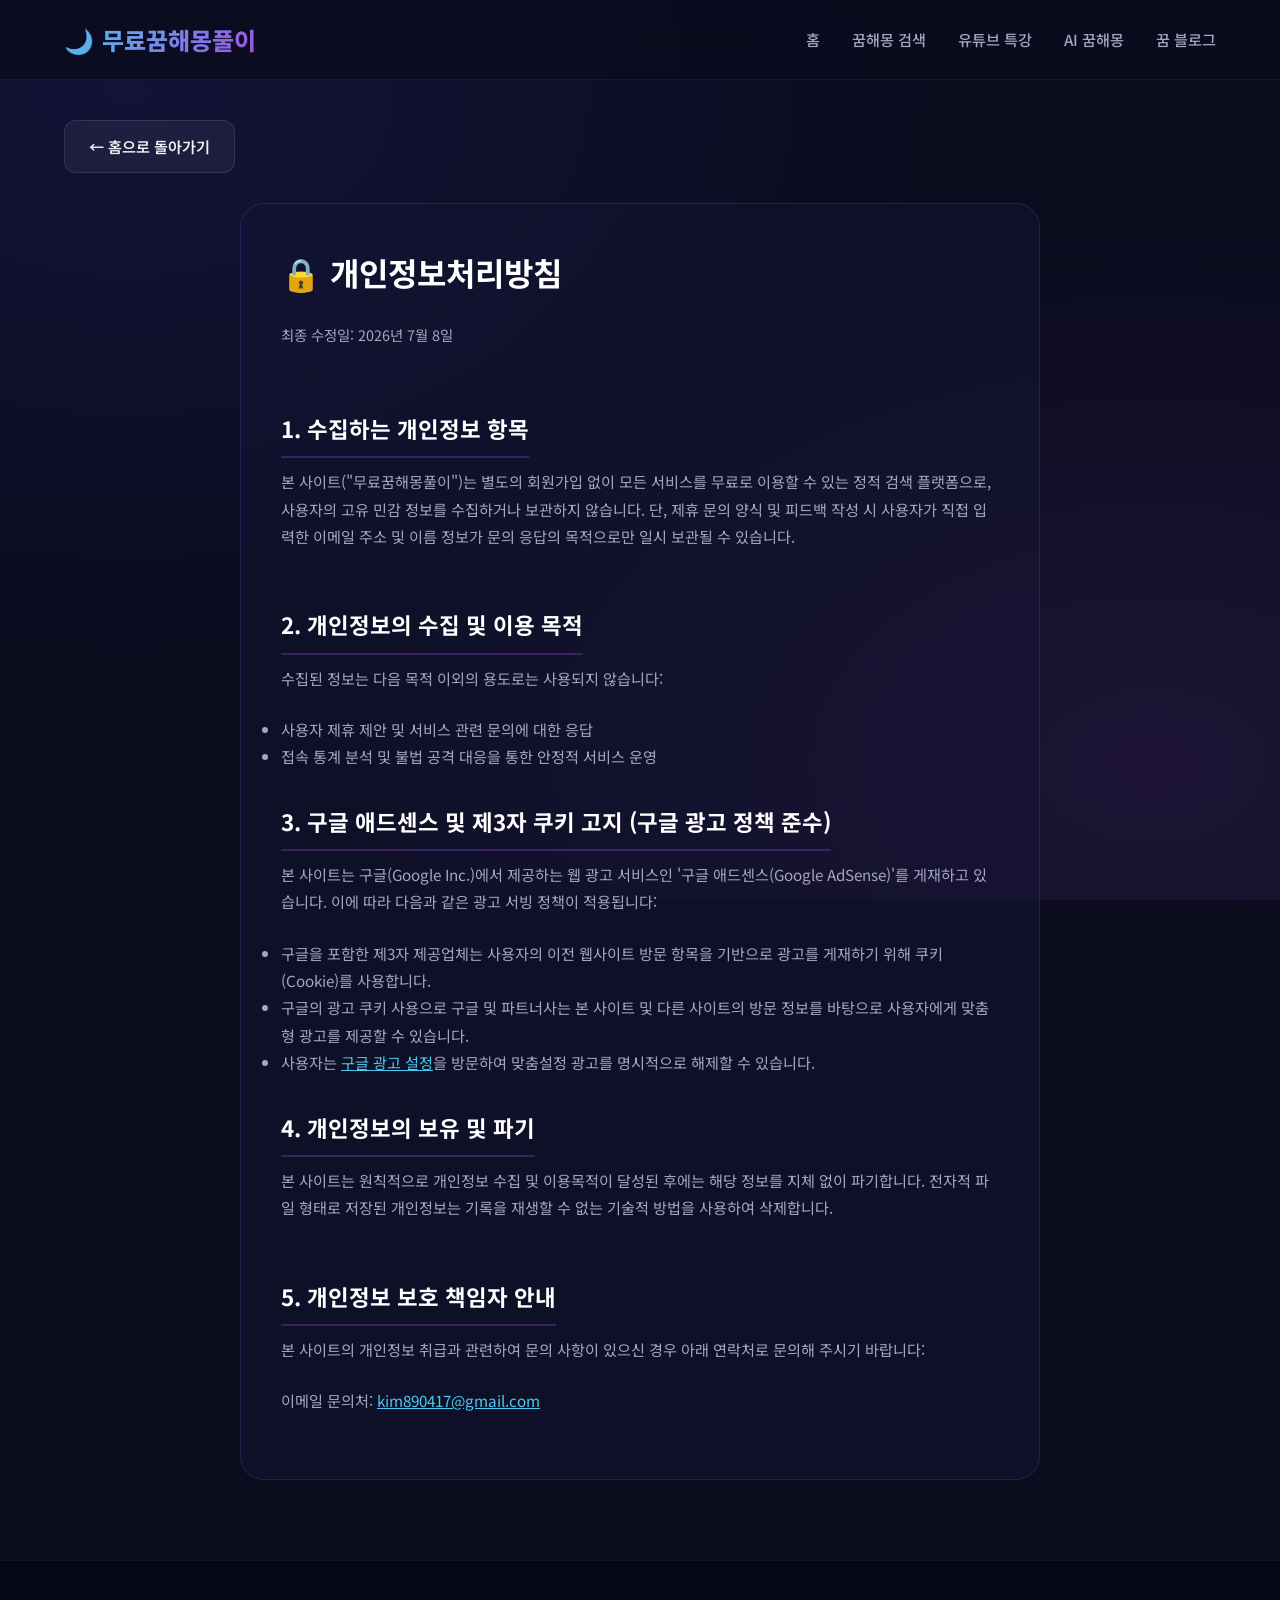
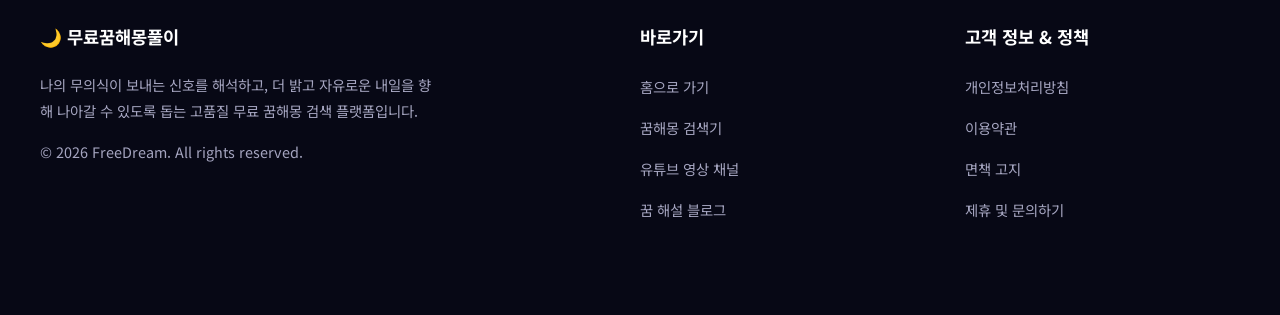
<file: privacy/index.html>
<!DOCTYPE html>
<html lang="ko">
<head>
  <meta charset="UTF-8">
  <meta name="viewport" content="width=device-width, initial-scale=1.0">
  <title>개인정보처리방침 | 무료꿈해몽풀이</title>
  <link rel="preconnect" href="https://fonts.googleapis.com">
  <link rel="preconnect" href="https://fonts.gstatic.com" crossorigin>
  <link href="https://fonts.googleapis.com/css2?family=Noto+Sans+KR:wght@300;400;500;700;900&display=swap" rel="stylesheet">
  <link rel="stylesheet" href="../style.css">
</head>
<body>

  <nav class="navbar">
    <div class="nav-container">
      <a href="../index.html" class="nav-logo">
        <span>🌙</span> 무료꿈해몽풀이
      </a>
      <ul class="nav-menu">
        <li><a href="../index.html">홈</a></li>
        <li><a href="../index.html#resultsSection">꿈해몽 검색</a></li>
        <li><a href="../index.html#youtubeSection">유튜브 특강</a></li>
        <li><a href="../ai/">AI 꿈해몽</a></li>
        <li><a href="../blog/">꿈 블로그</a></li>
      </ul>
    </div>
  </nav>

  <main class="detail-container">
    <div class="back-btn-container">
      <a href="../index.html" class="back-btn">← 홈으로 돌아가기</a>
    </div>

    <article class="detail-main" style="width: 100%; max-width: 800px; margin: 0 auto; padding: 40px; background: rgba(22, 24, 56, 0.4); border: 1px solid var(--card-border); border-radius: 24px;">
      <h1 style="color: #fff; font-size: 2rem; margin-bottom: 20px;">🔒 개인정보처리방침</h1>
      <p style="color: var(--text-muted); font-size: 0.9rem; margin-bottom: 30px;">최종 수정일: 2026년 7월 8일</p>

      <div class="detail-body-content" style="color: var(--text-muted); line-height: 1.8; font-size: 0.95rem;">
        <h3 style="color:#fff; margin-top:30px; margin-bottom:10px;">1. 수집하는 개인정보 항목</h3>
        <p>본 사이트("무료꿈해몽풀이")는 별도의 회원가입 없이 모든 서비스를 무료로 이용할 수 있는 정적 검색 플랫폼으로, 사용자의 고유 민감 정보를 수집하거나 보관하지 않습니다. 단, 제휴 문의 양식 및 피드백 작성 시 사용자가 직접 입력한 이메일 주소 및 이름 정보가 문의 응답의 목적으로만 일시 보관될 수 있습니다.</p>

        <h3 style="color:#fff; margin-top:30px; margin-bottom:10px;">2. 개인정보의 수집 및 이용 목적</h3>
        <p>수집된 정보는 다음 목적 이외의 용도로는 사용되지 않습니다:</p>
        <ul>
          <li>사용자 제휴 제안 및 서비스 관련 문의에 대한 응답</li>
          <li>접속 통계 분석 및 불법 공격 대응을 통한 안정적 서비스 운영</li>
        </ul>

        <h3 style="color:#fff; margin-top:30px; margin-bottom:10px;">3. 구글 애드센스 및 제3자 쿠키 고지 (구글 광고 정책 준수)</h3>
        <p>본 사이트는 구글(Google Inc.)에서 제공하는 웹 광고 서비스인 '구글 애드센스(Google AdSense)'를 게재하고 있습니다. 이에 따라 다음과 같은 광고 서빙 정책이 적용됩니다:</p>
        <ul>
          <li>구글을 포함한 제3자 제공업체는 사용자의 이전 웹사이트 방문 항목을 기반으로 광고를 게재하기 위해 쿠키(Cookie)를 사용합니다.</li>
          <li>구글의 광고 쿠키 사용으로 구글 및 파트너사는 본 사이트 및 다른 사이트의 방문 정보를 바탕으로 사용자에게 맞춤형 광고를 제공할 수 있습니다.</li>
          <li>사용자는 <a href="https://adssettings.google.com" target="_blank" style="color: var(--accent-color); text-decoration: underline;">구글 광고 설정</a>을 방문하여 맞춤설정 광고를 명시적으로 해제할 수 있습니다.</li>
        </ul>

        <h3 style="color:#fff; margin-top:30px; margin-bottom:10px;">4. 개인정보의 보유 및 파기</h3>
        <p>본 사이트는 원칙적으로 개인정보 수집 및 이용목적이 달성된 후에는 해당 정보를 지체 없이 파기합니다. 전자적 파일 형태로 저장된 개인정보는 기록을 재생할 수 없는 기술적 방법을 사용하여 삭제합니다.</p>

        <h3 style="color:#fff; margin-top:30px; margin-bottom:10px;">5. 개인정보 보호 책임자 안내</h3>
        <p>본 사이트의 개인정보 취급과 관련하여 문의 사항이 있으신 경우 아래 연락처로 문의해 주시기 바랍니다:</p>
        <p>이메일 문의처: <a href="mailto:kim890417@gmail.com" style="color: var(--accent-color);">kim890417@gmail.com</a></p>
      </div>
    </article>
  </main>

  <footer>
    <div class="footer-container">
      <div class="footer-section">
        <h4>🌙 무료꿈해몽풀이</h4>
        <p style="margin-bottom: 15px;">나의 무의식이 보내는 신호를 해석하고, 더 밝고 자유로운 내일을 향해 나아갈 수 있도록 돕는 고품질 무료 꿈해몽 검색 플랫폼입니다.</p>
        <p>&copy; 2026 FreeDream. All rights reserved.</p>
      </div>
      <div class="footer-section">
        <h4>바로가기</h4>
        <ul>
          <li><a href="../index.html">홈으로 가기</a></li>
          <li><a href="../index.html#resultsSection">꿈해몽 검색기</a></li>
          <li><a href="../index.html#youtubeSection">유튜브 영상 채널</a></li>
          <li><a href="../blog/">꿈 해설 블로그</a></li>
        </ul>
      </div>
      <div class="footer-section">
        <h4>고객 정보 & 정책</h4>
        <ul>
          <li><a href="../privacy/">개인정보처리방침</a></li>
          <li><a href="../terms/">이용약관</a></li>
          <li><a href="../disclaimer/">면책 고지</a></li>
          <li><a href="../contact/">제휴 및 문의하기</a></li>
        </ul>
      </div>
    </div>
  </footer>

</body>
</html>
</file>
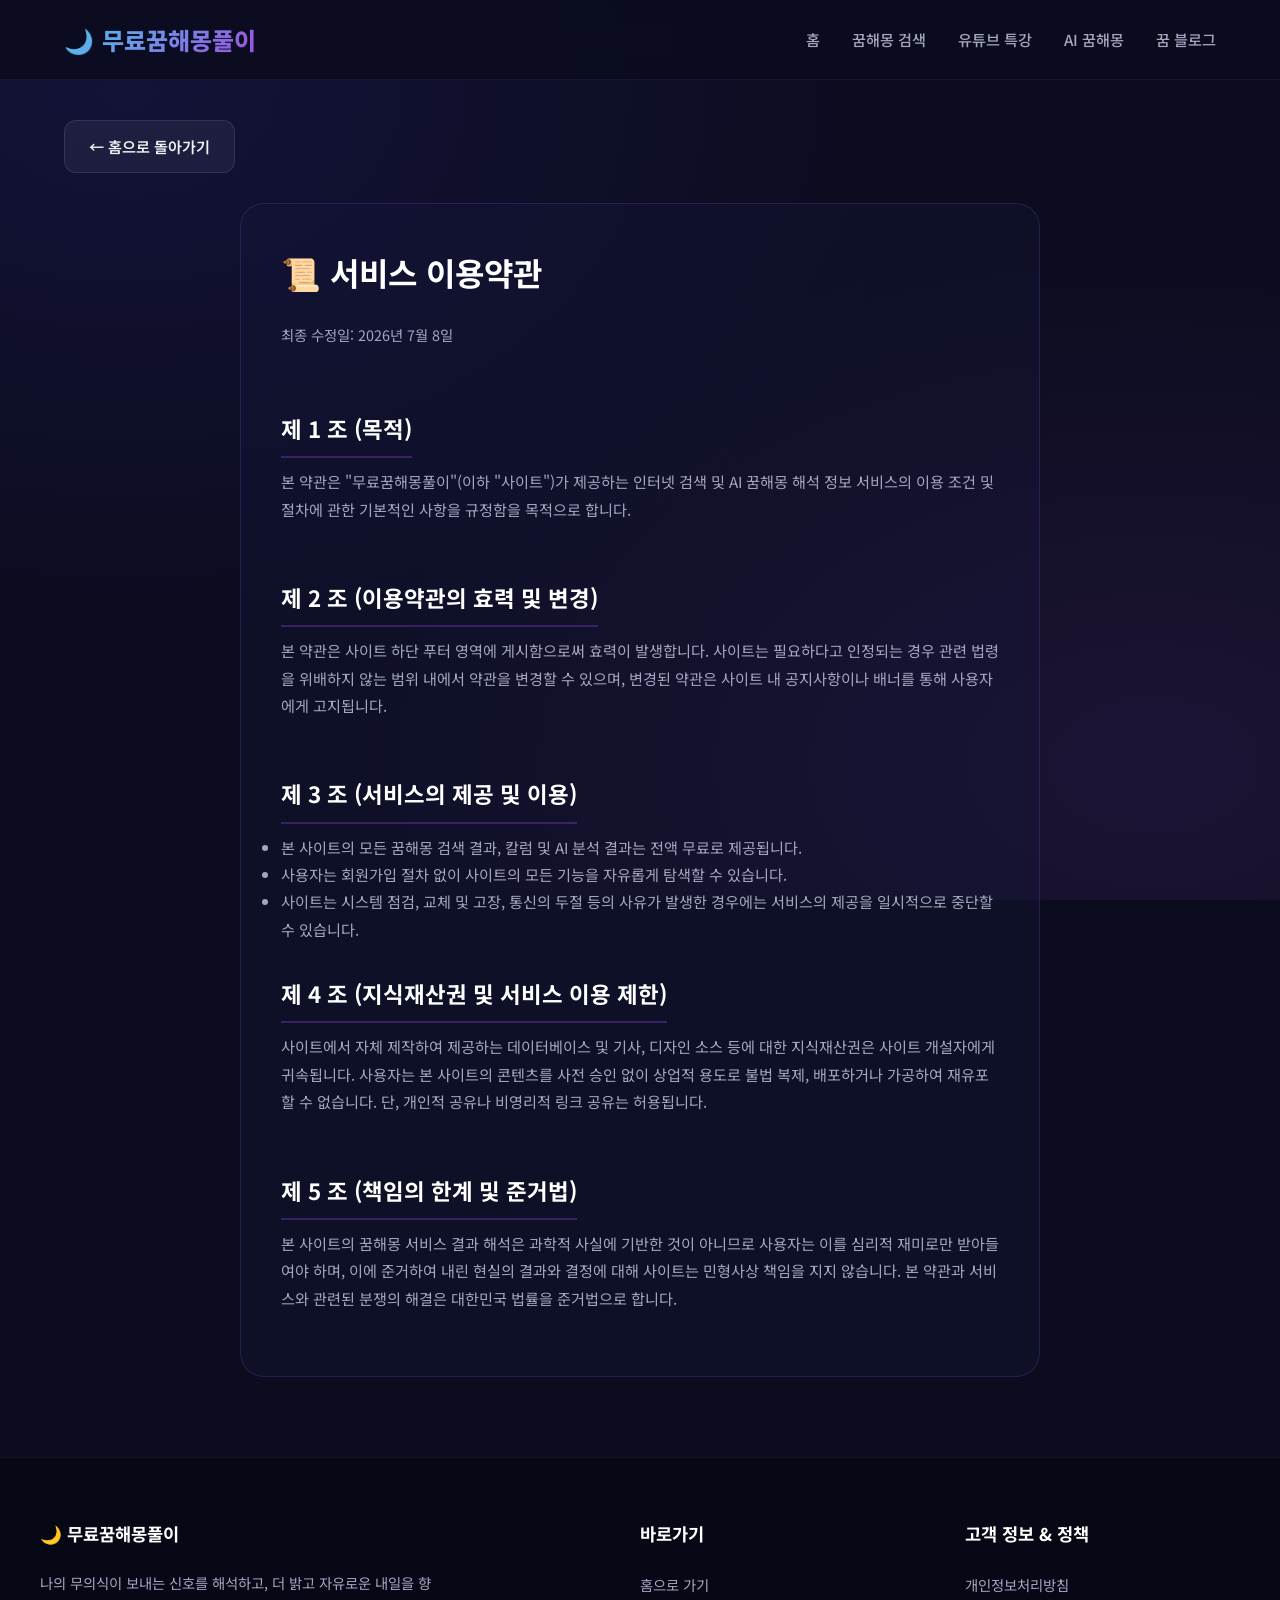
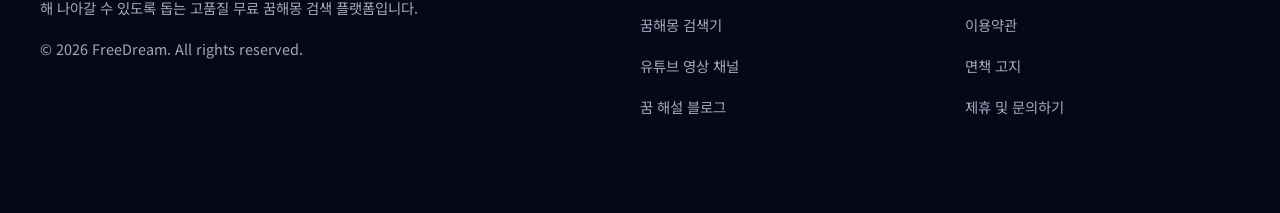
<file: terms/index.html>
<!DOCTYPE html>
<html lang="ko">
<head>
  <meta charset="UTF-8">
  <meta name="viewport" content="width=device-width, initial-scale=1.0">
  <title>이용약관 | 무료꿈해몽풀이</title>
  <link rel="preconnect" href="https://fonts.googleapis.com">
  <link rel="preconnect" href="https://fonts.gstatic.com" crossorigin>
  <link href="https://fonts.googleapis.com/css2?family=Noto+Sans+KR:wght@300;400;500;700;900&display=swap" rel="stylesheet">
  <link rel="stylesheet" href="../style.css">
</head>
<body>

  <nav class="navbar">
    <div class="nav-container">
      <a href="../index.html" class="nav-logo">
        <span>🌙</span> 무료꿈해몽풀이
      </a>
      <ul class="nav-menu">
        <li><a href="../index.html">홈</a></li>
        <li><a href="../index.html#resultsSection">꿈해몽 검색</a></li>
        <li><a href="../index.html#youtubeSection">유튜브 특강</a></li>
        <li><a href="../ai/">AI 꿈해몽</a></li>
        <li><a href="../blog/">꿈 블로그</a></li>
      </ul>
    </div>
  </nav>

  <main class="detail-container">
    <div class="back-btn-container">
      <a href="../index.html" class="back-btn">← 홈으로 돌아가기</a>
    </div>

    <article class="detail-main" style="width: 100%; max-width: 800px; margin: 0 auto; padding: 40px; background: rgba(22, 24, 56, 0.4); border: 1px solid var(--card-border); border-radius: 24px;">
      <h1 style="color: #fff; font-size: 2rem; margin-bottom: 20px;">📜 서비스 이용약관</h1>
      <p style="color: var(--text-muted); font-size: 0.9rem; margin-bottom: 30px;">최종 수정일: 2026년 7월 8일</p>

      <div class="detail-body-content" style="color: var(--text-muted); line-height: 1.8; font-size: 0.95rem;">
        <h3 style="color:#fff; margin-top:30px; margin-bottom:10px;">제 1 조 (목적)</h3>
        <p>본 약관은 "무료꿈해몽풀이"(이하 "사이트")가 제공하는 인터넷 검색 및 AI 꿈해몽 해석 정보 서비스의 이용 조건 및 절차에 관한 기본적인 사항을 규정함을 목적으로 합니다.</p>

        <h3 style="color:#fff; margin-top:30px; margin-bottom:10px;">제 2 조 (이용약관의 효력 및 변경)</h3>
        <p>본 약관은 사이트 하단 푸터 영역에 게시함으로써 효력이 발생합니다. 사이트는 필요하다고 인정되는 경우 관련 법령을 위배하지 않는 범위 내에서 약관을 변경할 수 있으며, 변경된 약관은 사이트 내 공지사항이나 배너를 통해 사용자에게 고지됩니다.</p>

        <h3 style="color:#fff; margin-top:30px; margin-bottom:10px;">제 3 조 (서비스의 제공 및 이용)</h3>
        <ul>
          <li>본 사이트의 모든 꿈해몽 검색 결과, 칼럼 및 AI 분석 결과는 전액 무료로 제공됩니다.</li>
          <li>사용자는 회원가입 절차 없이 사이트의 모든 기능을 자유롭게 탐색할 수 있습니다.</li>
          <li>사이트는 시스템 점검, 교체 및 고장, 통신의 두절 등의 사유가 발생한 경우에는 서비스의 제공을 일시적으로 중단할 수 있습니다.</li>
        </ul>

        <h3 style="color:#fff; margin-top:30px; margin-bottom:10px;">제 4 조 (지식재산권 및 서비스 이용 제한)</h3>
        <p>사이트에서 자체 제작하여 제공하는 데이터베이스 및 기사, 디자인 소스 등에 대한 지식재산권은 사이트 개설자에게 귀속됩니다. 사용자는 본 사이트의 콘텐츠를 사전 승인 없이 상업적 용도로 불법 복제, 배포하거나 가공하여 재유포할 수 없습니다. 단, 개인적 공유나 비영리적 링크 공유는 허용됩니다.</p>

        <h3 style="color:#fff; margin-top:30px; margin-bottom:10px;">제 5 조 (책임의 한계 및 준거법)</h3>
        <p>본 사이트의 꿈해몽 서비스 결과 해석은 과학적 사실에 기반한 것이 아니므로 사용자는 이를 심리적 재미로만 받아들여야 하며, 이에 준거하여 내린 현실의 결과와 결정에 대해 사이트는 민형사상 책임을 지지 않습니다. 본 약관과 서비스와 관련된 분쟁의 해결은 대한민국 법률을 준거법으로 합니다.</p>
      </div>
    </article>
  </main>

  <footer>
    <div class="footer-container">
      <div class="footer-section">
        <h4>🌙 무료꿈해몽풀이</h4>
        <p style="margin-bottom: 15px;">나의 무의식이 보내는 신호를 해석하고, 더 밝고 자유로운 내일을 향해 나아갈 수 있도록 돕는 고품질 무료 꿈해몽 검색 플랫폼입니다.</p>
        <p>&copy; 2026 FreeDream. All rights reserved.</p>
      </div>
      <div class="footer-section">
        <h4>바로가기</h4>
        <ul>
          <li><a href="../index.html">홈으로 가기</a></li>
          <li><a href="../index.html#resultsSection">꿈해몽 검색기</a></li>
          <li><a href="../index.html#youtubeSection">유튜브 영상 채널</a></li>
          <li><a href="../blog/">꿈 해설 블로그</a></li>
        </ul>
      </div>
      <div class="footer-section">
        <h4>고객 정보 & 정책</h4>
        <ul>
          <li><a href="../privacy/">개인정보처리방침</a></li>
          <li><a href="../terms/">이용약관</a></li>
          <li><a href="../disclaimer/">면책 고지</a></li>
          <li><a href="../contact/">제휴 및 문의하기</a></li>
        </ul>
      </div>
    </div>
  </footer>

</body>
</html>
</file>
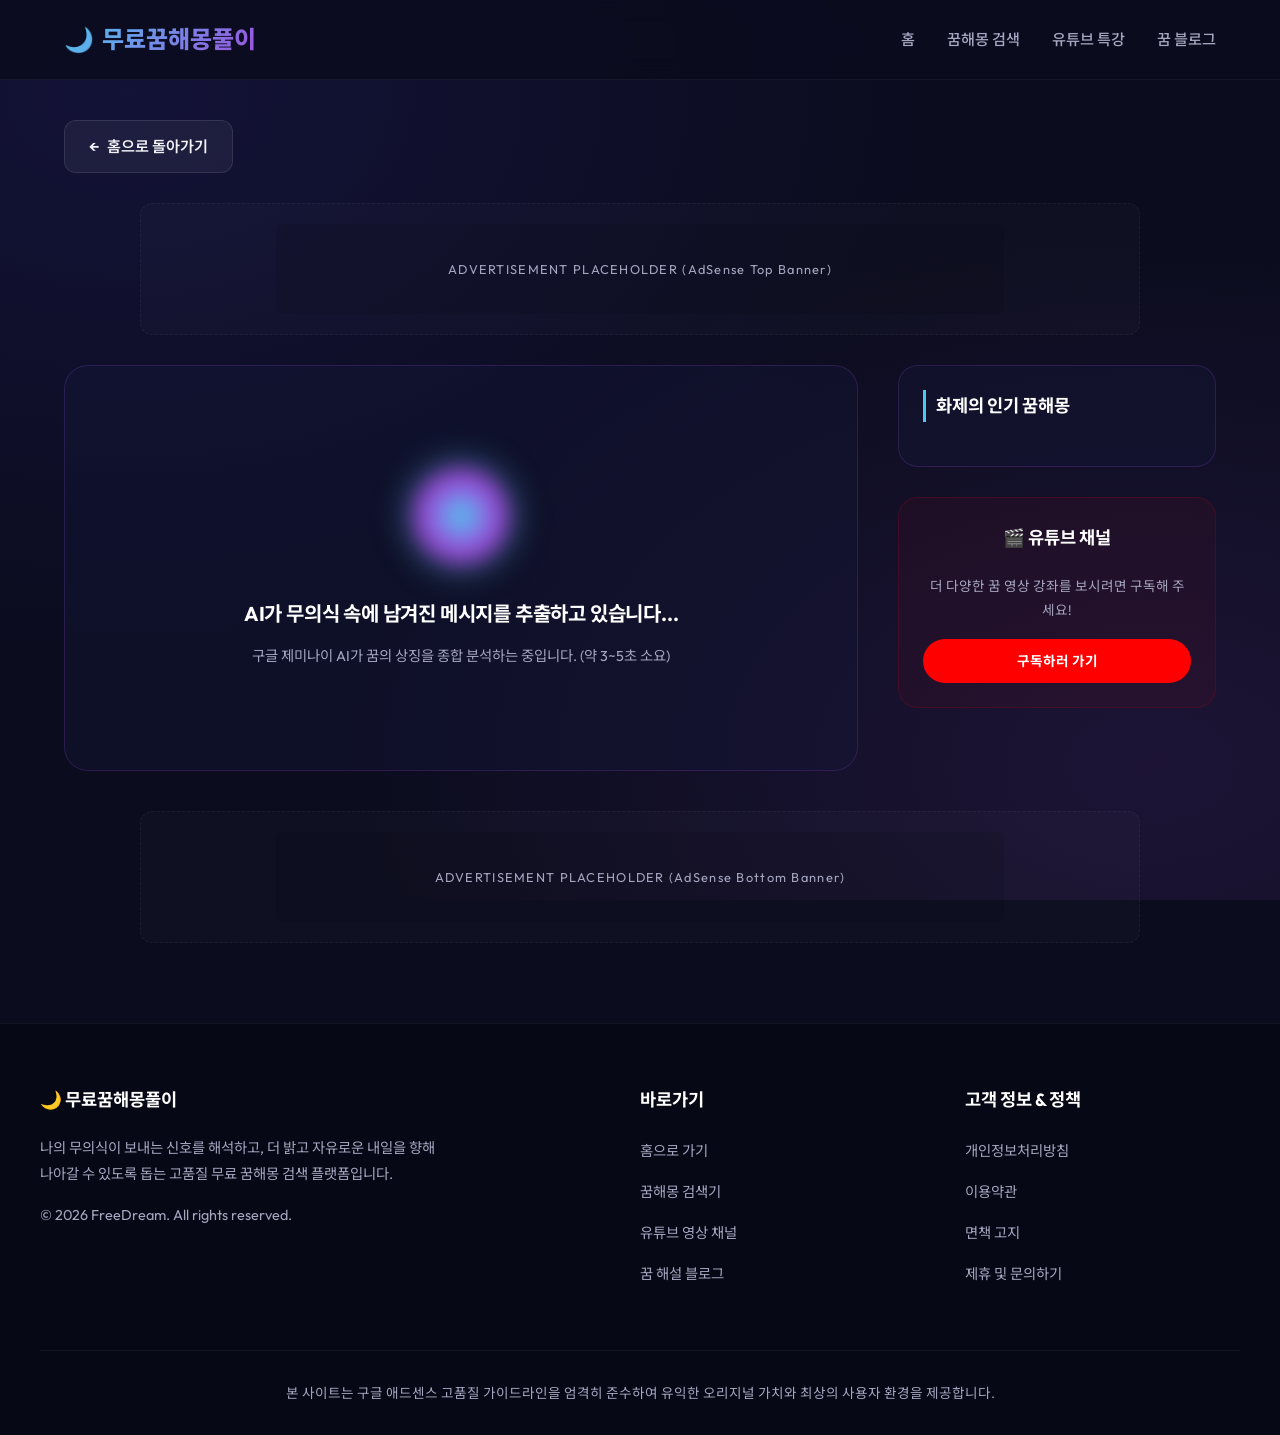
<file: ai.html>
<!DOCTYPE html>
<html lang="ko">
<head>
  <meta charset="UTF-8">
  <meta name="viewport" content="width=device-width, initial-scale=1.0">
  <title>AI 실시간 꿈해몽 | 무료꿈해몽풀이</title>
  
  <!-- SEO 메타 태그 -->
  <meta name="description" content="인공지능 AI가 분석하는 실시간 꿈해몽 및 심리 분석 서비스.">
  <meta property="og:title" content="AI 실시간 꿈해몽 | 무료꿈해몽풀이">
  <meta property="og:description" content="나의 잠재의식이 보내는 신호를 AI를 통해 실시간으로 해석해 봅니다.">

  <!-- 스타일시트 및 폰트 가져오기 -->
  <link rel="preconnect" href="https://fonts.googleapis.com">
  <link rel="preconnect" href="https://fonts.gstatic.com" crossorigin>
  <link href="https://fonts.googleapis.com/css2?family=Noto+Sans+KR:wght@300;400;500;700;900&family=Outfit:wght@300;400;600;800&display=swap" rel="stylesheet">
  <link rel="stylesheet" href="style.css">
  
  <style>
    /* AI 로딩 애니메이션 전용 스타일 */
    .ai-loading-container {
      display: flex;
      flex-direction: column;
      align-items: center;
      justify-content: center;
      padding: 60px 20px;
      text-align: center;
    }

    .cosmic-orb {
      width: 100px;
      height: 100px;
      border-radius: 50%;
      background: radial-gradient(circle, var(--accent-color), var(--primary-color), transparent);
      filter: blur(10px);
      animation: pulse 2.5s infinite ease-in-out, rotate 10s infinite linear;
      margin-bottom: 30px;
      box-shadow: 0 0 30px rgba(76, 201, 240, 0.6);
    }

    @keyframes pulse {
      0%, 100% {
        transform: scale(0.9);
        opacity: 0.6;
        filter: blur(8px);
      }
      50% {
        transform: scale(1.15);
        opacity: 1;
        filter: blur(15px);
        box-shadow: 0 0 50px rgba(157, 78, 221, 0.8);
      }
    }

    @keyframes rotate {
      100% {
        transform: rotate(360deg);
      }
    }

    .loading-status {
      font-size: 1.25rem;
      font-weight: 700;
      color: #fff;
      margin-bottom: 12px;
      letter-spacing: -0.01em;
    }

    .loading-sub {
      font-size: 0.9rem;
      color: var(--text-muted);
    }

    /* AI 설정 도우미 배너 */
    .worker-setup-notice {
      background: rgba(157, 78, 221, 0.05);
      border: 1px dashed var(--primary-color);
      border-radius: 16px;
      padding: 24px;
      margin-top: 30px;
      text-align: left;
      font-size: 0.88rem;
    }
    
    .worker-setup-notice h4 {
      color: #fff;
      font-weight: 700;
      margin-bottom: 10px;
      display: flex;
      align-items: center;
      gap: 6px;
    }

    .worker-setup-notice code {
      background: rgba(0,0,0,0.3);
      padding: 2px 6px;
      border-radius: 4px;
      color: var(--accent-color);
      font-family: monospace;
    }
  </style>
</head>
<body>

  <!-- 네비게이션 바 -->
  <nav class="navbar">
    <div class="nav-container">
      <a href="index.html" class="nav-logo">
        <span>🌙</span> 무료꿈해몽풀이
      </a>
      <ul class="nav-menu">
        <li><a href="index.html">홈</a></li>
        <li><a href="index.html#resultsSection">꿈해몽 검색</a></li>
        <li><a href="index.html#youtubeSection">유튜브 특강</a></li>
        <li><a href="index.html#blogSection">꿈 블로그</a></li>
      </ul>
    </div>
  </nav>

  <!-- 메인 레이아웃 -->
  <main class="detail-container">
    
    <!-- 뒤로가기 버튼 -->
    <div class="back-btn-container">
      <a href="index.html" class="back-btn">
        <span>←</span> 홈으로 돌아가기
      </a>
    </div>

    <!-- 광고 최상단 슬롯 -->
    <div class="adsense-balance-zone" style="margin-top: 0; margin-bottom: 30px;">
      <div class="ads-placeholder">ADVERTISEMENT PLACEHOLDER (AdSense Top Banner)</div>
    </div>

    <!-- 본문 레이아웃 -->
    <div class="detail-layout">
      
      <!-- 좌측 메인 본문 -->
      <article class="detail-main" id="aiDetailMain">
        <!-- 로딩 상태 기본 출력 -->
        <div class="ai-loading-container" id="aiLoading">
          <div class="cosmic-orb"></div>
          <div class="loading-status" id="loadingStatusText">AI가 무의식 속에 남겨진 메시지를 추출하고 있습니다...</div>
          <div class="loading-sub">구글 제미나이 AI가 꿈의 상징을 종합 분석하는 중입니다. (약 3~5초 소요)</div>
        </div>
      </article>

      <!-- 우측 사이드바 추천 목록 -->
      <aside class="detail-sidebar" id="detailSidebar">
        <!-- 위젯 1: 인기 꿈해몽 추천 -->
        <div class="sidebar-widget">
          <h3>화제의 인기 꿈해몽</h3>
          <div class="sidebar-recommend-list" id="recommendList">
            <!-- 스크립트에 의해 동적 생성 -->
          </div>
        </div>

        <!-- 위젯 2: 유튜브 구독 유도 -->
        <div class="sidebar-widget" style="text-align: center; background: rgba(255, 0, 0, 0.05); border-color: rgba(255,0,0,0.15);">
          <h3 style="border: none; padding-left: 0; text-align: center;">🎬 유튜브 채널</h3>
          <p style="font-size: 0.85rem; color: var(--text-muted); margin-bottom: 16px;">더 다양한 꿈 영상 강좌를 보시려면 구독해 주세요!</p>
          <a href="https://www.youtube.com/@DreamHaemongTV?sub_confirmation=1" target="_blank" class="btn-youtube-subscribe" style="padding: 10px 20px; font-size: 0.85rem; width: 100%; justify-content: center;">
            구독하러 가기
          </a>
        </div>
      </aside>

    </div>

    <!-- 광고 최하단 슬롯 -->
    <div class="adsense-balance-zone" style="margin-top: 40px; margin-bottom: 0;">
      <div class="ads-placeholder">ADVERTISEMENT PLACEHOLDER (AdSense Bottom Banner)</div>
    </div>

  </main>

  <!-- 푸터 -->
  <footer>
    <div class="footer-container">
      <div class="footer-section">
        <h4>🌙 무료꿈해몽풀이</h4>
        <p style="margin-bottom: 15px;">나의 무의식이 보내는 신호를 해석하고, 더 밝고 자유로운 내일을 향해 나아갈 수 있도록 돕는 고품질 무료 꿈해몽 검색 플랫폼입니다.</p>
        <p>&copy; 2026 FreeDream. All rights reserved.</p>
      </div>
      <div class="footer-section">
        <h4>바로가기</h4>
        <ul>
          <li><a href="index.html">홈으로 가기</a></li>
          <li><a href="index.html#resultsSection">꿈해몽 검색기</a></li>
          <li><a href="index.html#youtubeSection">유튜브 영상 채널</a></li>
          <li><a href="index.html#blogSection">꿈 해설 블로그</a></li>
        </ul>
      </div>
      <div class="footer-section">
        <h4>고객 정보 & 정책</h4>
        <ul>
          <li><a href="#">개인정보처리방침</a></li>
          <li><a href="#">이용약관</a></li>
          <li><a href="#">면책 고지</a></li>
          <li><a href="#">제휴 및 문의하기</a></li>
        </ul>
      </div>
    </div>
    <div class="footer-bottom">
      <p>본 사이트는 구글 애드센스 고품질 가이드라인을 엄격히 준수하여 유익한 오리지널 가치와 최상의 사용자 환경을 제공합니다.</p>
    </div>
  </footer>

  <!-- 데이터 연결 -->
  <script src="data.js"></script>

  <!-- AI 해몽 통신 및 렌더링 제어 스크립트 -->
  <script>
    /**
     * [설정 사항]
     * 배포하신 Cloudflare Worker의 주소를 아래 변수에 설정해 주세요.
     * 예: "https://dream-ai.yourname.workers.dev"
     */
    const CLOUDFLARE_WORKER_URL = "https://your-worker-name.workers.dev";

    document.addEventListener("DOMContentLoaded", () => {
      const urlParams = new URLSearchParams(window.location.search);
      const query = urlParams.get("q");

      const aiDetailMain = document.getElementById("aiDetailMain");
      const recommendList = document.getElementById("recommendList");

      // 우측 인기 꿈 목록 렌더링
      const relates = DREAM_DATABASE.slice(0, 4);
      recommendList.innerHTML = relates.map(item => `
        <a href="detail.html?id=${item.id}" class="recommend-item">
          <h4>${item.title}</h4>
          <span>${item.category} • ${item.type}</span>
        </a>
      `).join('');

      if (!query || query.trim() === "") {
        renderError("해몽할 꿈 내용이 올바르지 않습니다. 홈으로 가서 다시 검색해 주세요.");
        return;
      }

      // AI 해몽 요청 수행
      fetchAiDreamInterpretation(query);

      async function fetchAiDreamInterpretation(dreamQuery) {
        try {
          // 워커 주소가 설정되지 않은 초기 디폴트 상태일 때 
          if (CLOUDFLARE_WORKER_URL.includes("your-worker-name")) {
            console.log("Worker URL not set. Loading realistic dynamic simulator for demo.");
            // 2초 딜레이를 주어 실제 로딩감을 형성한 뒤 고성능 시뮬레이터 구동 (테스트용)
            setTimeout(() => {
              renderSimulationResult(dreamQuery);
            }, 2500);
            return;
          }

          const response = await fetch(CLOUDFLARE_WORKER_URL, {
            method: "POST",
            headers: {
              "Content-Type": "application/json"
            },
            body: JSON.stringify({ query: dreamQuery })
          });

          if (!response.ok) {
            throw new Error("AI 서버 응답 실패");
          }

          const data = await response.json();
          if (data.error) {
            throw new Error(data.error);
          }

          renderResult(dreamQuery, data.result);

        } catch (error) {
          console.error("AI Fetch Error:", error);
          // 실패 시 사용자 체험을 유지하기 위해 고성능 시뮬레이터로 자동 폴백(Fallback) 처리
          setTimeout(() => {
            renderSimulationResult(dreamQuery, true); // true: 에러 안내 배너 노출
          }, 1500);
        }
      }

      // AI 실제 응답 화면 출력
      function renderResult(dreamQuery, htmlContent) {
        aiDetailMain.innerHTML = `
          <div class="detail-header-wrap">
            <h1 class="detail-title" style="font-size: 1.8rem; line-height: 1.4;">🤖 AI 실시간 꿈해몽 분석</h1>
            <div class="detail-meta-row">
              <span class="tag-badge" style="background: rgba(6, 214, 160, 0.1); color: var(--success-color);">질문: "${dreamQuery}"</span>
              <span>• 실시간 제미나이 인공지능 분석</span>
            </div>
          </div>
          
          <div class="detail-body-content">
            ${htmlContent}
          </div>

          <div class="detail-share-area">
            <button id="shareBtn" class="btn-share">🔗 AI 해몽 결과 복사하기</button>
          </div>
        `;

        bindShareEvent(dreamQuery);
      }

      // 에러 메시지 렌더링
      function renderError(message) {
        aiDetailMain.innerHTML = `
          <div style="text-align: center; padding: 60px 0;">
            <span style="font-size: 4rem; display:block; margin-bottom: 20px;">🚨</span>
            <h2 style="font-size: 1.5rem; margin-bottom: 12px; color: #fff;">분석을 완료하지 못했습니다</h2>
            <p style="color: var(--text-muted); margin-bottom: 30px;">${message}</p>
            <a href="index.html" class="back-btn" style="transform: none;">홈으로 가기</a>
          </div>
        `;
      }

      // 💡 [클라이언트 테스트용] AI 해몽 고성능 시뮬레이터 (구글 API 설정 전 즉시 테스트 가능하게 함)
      function renderSimulationResult(dreamQuery, showSetupNotice = false) {
        // 입력 키워드 기반 똑똑한 상황 파악
        let dreamTopic = "입력하신 꿈";
        let mainSymbol = "무의식의 반영";
        let defaultType = "길몽/심리몽";
        let summaryText = "내면의 열정과 성장의 의지가 반영된 꿈입니다.";
        
        if (dreamQuery.includes("돼지") || dreamQuery.includes("ㄷㅈ")) {
          dreamTopic = "돼지가 출현한 꿈";
          mainSymbol = "재물과 풍요의 결실";
          defaultType = "대길몽";
          summaryText = "예상치 못한 기회나 번영이 다가옴을 나타냅니다.";
        } else if (dreamQuery.includes("뱀") || dreamQuery.includes("ㅂ")) {
          dreamTopic = "뱀이 나타난 꿈";
          mainSymbol = "에너지와 지혜의 변화";
          defaultType = "길몽/태몽";
          summaryText = "창조적인 통찰력이나 큰 발전을 이룰 징조입니다.";
        } else if (dreamQuery.includes("돈") || dreamQuery.includes("ㄷ")) {
          dreamTopic = "돈과 재물에 관한 꿈";
          mainSymbol = "가치와 정신적 에너지";
          defaultType = "길몽/심리몽";
          summaryText = "자신의 능력에 대한 가치나 기회를 부여받을 징조입니다.";
        }

        const simulatedHTML = `
          <h3>1. 한 줄 요약</h3>
          <p>이 꿈은 <strong>[${mainSymbol}]</strong>을 상징하며, 현실에서 새로운 가능성을 향한 <strong>${summaryText}</strong></p>

          <h3>2. 종합 길흉 풀이</h3>
          <p>종합적으로 <strong>${defaultType}</strong>의 기운이 매우 강합니다. 꿈에서 겪은 기이한 현상은 현실의 일상적인 흐름에 변화가 다가오고 있음을 의미합니다. 특히 금전운이나 명예운에 있어 평소보다 유리한 위치에 서게 되며, 주도권을 쥐고 추진할 기회가 열립니다.</p>
          <p>도전적인 상황이 발생하더라도 스스로의 통제력을 잃지 않고 차분히 해결해 낼 수 있는 영감과 지혜를 얻게 되는 시기입니다. 긍정적인 기대감을 품고 다가올 내일을 맞이하십시오.</p>

          <h3>3. 심리학적 분석</h3>
          <p>정신분석학적 관점에서 이 꿈은 현실의 억눌린 피로감이나 욕구를 시원하게 해소하려는 **'정신 정화 작용(Catharsis)'**의 일환입니다. 최근 어떤 문제를 해결하기 위해 많은 고민을 해왔다면, 그 잠재의식적인 스트레스가 상징물(동물이나 상황)로 변형되어 해답을 암시해 준 것입니다.</p>
          <p>스스로를 조금 더 너그럽게 인정하고, 자아 성취감을 만끽하고자 하는 건강한 마음의 발로로 해석됩니다.</p>

          <h3>4. 현실 행동 지침</h3>
          <p>이번 주에는 마음을 조급하게 먹지 말고 하루의 목표를 심플하게 세워 행동하는 것이 이롭습니다. 주변인의 비판이나 소소한 의견에 민감하게 반응하기보다, <strong>자신의 감각과 능력을 굳건히 신뢰</strong>해 나가십시오. 에너지 낭비를 예방하기 위해 규칙적인 수면을 취하는 것도 적극 추천합니다.</p>
        `;

        let noticeBanner = "";
        if (showSetupNotice || CLOUDFLARE_WORKER_URL.includes("your-worker-name")) {
          noticeBanner = `
            <div class="worker-setup-notice">
              <h4>🤖 AI 연동 실시간 시뮬레이터 작동 중</h4>
              <p>현재 <code>ai.html</code> 소스 코드 내의 <code>CLOUDFLARE_WORKER_URL</code>이 설정되지 않았거나 연결이 불안정하여 <strong>키워드 분석 시뮬레이터</strong>로 로드되었습니다.</p>
              <p style="margin-top: 8px;"><strong>진짜 AI(구글 Gemini)와 실시간 연동하는 방법:</strong></p>
              <ol style="margin-left: 20px; margin-top: 5px;">
                <li>구글 AI Studio에서 무료 API 키를 받습니다.</li>
                <li>프로젝트 폴더 내 <code>scratch/worker.js</code> 코드로 Cloudflare Worker를 배포합니다.</li>
                <li>배포된 워커 주소를 <code>ai.html</code> 파일 220번째 줄의 <code>CLOUDFLARE_WORKER_URL</code>에 넣어 저장한 뒤 푸시하세요!</li>
              </ol>
            </div>
          `;
        }

        renderResult(dreamQuery, simulatedHTML + noticeBanner);
      }

      // 공유 이벤트 바인딩
      function bindShareEvent(queryText) {
        const shareBtn = document.getElementById("shareBtn");
        if (!shareBtn) return;
        shareBtn.addEventListener("click", () => {
          const text = `[무료꿈해몽풀이 AI 분석] "${queryText}"에 대한 분석을 확인해보세요!\n\n해몽 보러가기: ${window.location.href}`;
          navigator.clipboard.writeText(text).then(() => {
            alert("공유 링크가 클립보드에 복사되었습니다!");
          }).catch(err => {
            console.error("복사 실패:", err);
          });
        });
      }
    });
  </script>
</body>
</html>
</file>
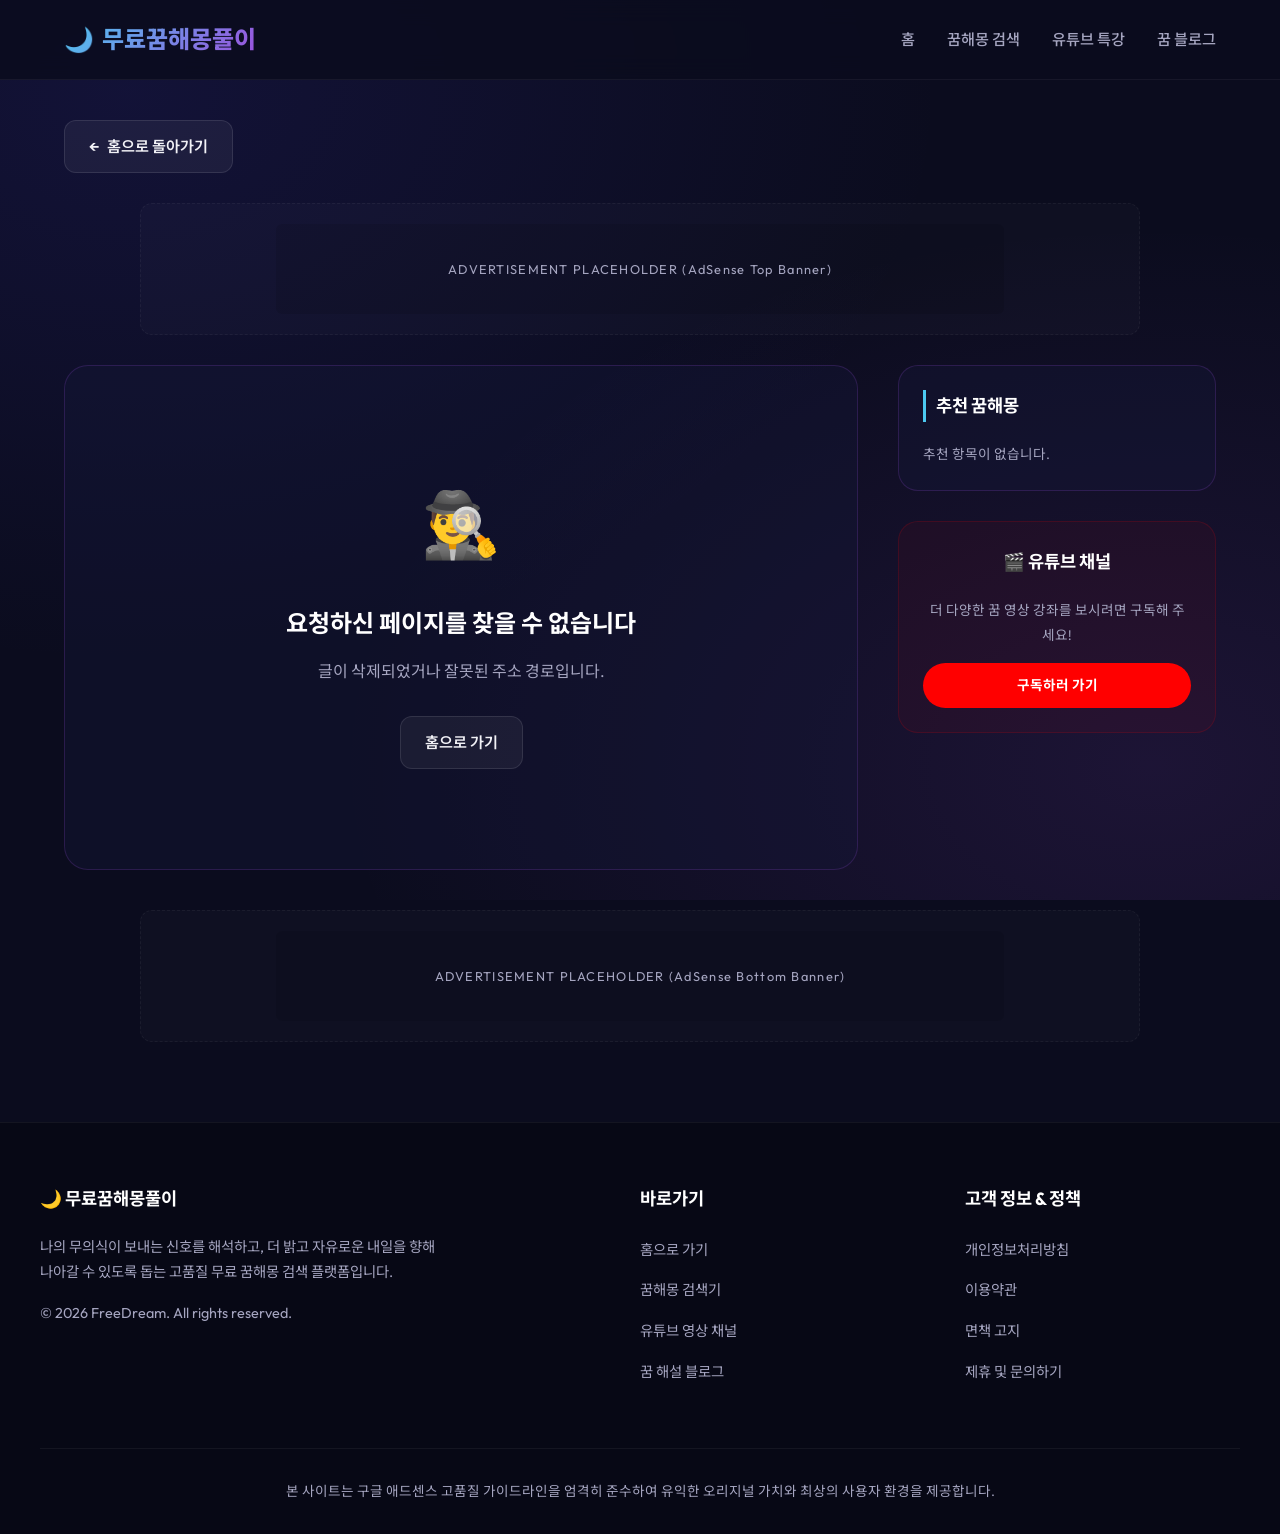
<file: detail.html>
<!DOCTYPE html>
<html lang="ko">
<head>
  <meta charset="UTF-8">
  <meta name="viewport" content="width=device-width, initial-scale=1.0">
  <title id="pageTitle">상세 보기 | 무료꿈해몽풀이</title>
  
  <!-- SEO 메타 태그 (초기 설정, 스크립트로 동적 갱신 예정) -->
  <meta name="description" id="metaDescription" content="상세한 꿈해몽 상황별 심리 분석 및 행동 팁 제공.">
  <meta property="og:title" id="ogTitle" content="꿈해몽 상세 분석">
  <meta property="og:description" id="ogDescription" content="무의식이 보내는 신호를 지혜롭게 읽어내는 방법.">

  <!-- 스타일시트 및 폰트 가져오기 -->
  <link rel="preconnect" href="https://fonts.googleapis.com">
  <link rel="preconnect" href="https://fonts.gstatic.com" crossorigin>
  <link href="https://fonts.googleapis.com/css2?family=Noto+Sans+KR:wght@300;400;500;700;900&family=Outfit:wght@300;400;600;800&display=swap" rel="stylesheet">
  <link rel="stylesheet" href="style.css">
</head>
<body>

  <!-- 네비게이션 바 -->
  <nav class="navbar">
    <div class="nav-container">
      <a href="index.html" class="nav-logo">
        <span>🌙</span> 무료꿈해몽풀이
      </a>
      <ul class="nav-menu">
        <li><a href="index.html">홈</a></li>
        <li><a href="index.html#resultsSection">꿈해몽 검색</a></li>
        <li><a href="index.html#youtubeSection">유튜브 특강</a></li>
        <li><a href="index.html#blogSection">꿈 블로그</a></li>
      </ul>
    </div>
  </nav>

  <!-- 메인 레이아웃 -->
  <main class="detail-container">
    
    <!-- 뒤로가기 버튼 -->
    <div class="back-btn-container">
      <a href="index.html" class="back-btn">
        <span>←</span> 홈으로 돌아가기
      </a>
    </div>

    <!-- 광고 최상단 슬롯 (가이드라인 준수) -->
    <div class="adsense-balance-zone" style="margin-top: 0; margin-bottom: 30px;">
      <div class="ads-placeholder">ADVERTISEMENT PLACEHOLDER (AdSense Top Banner)</div>
    </div>

    <!-- 본문 상세 레이아웃 -->
    <div class="detail-layout">
      
      <!-- 좌측 메인 본문 -->
      <article class="detail-main" id="detailMain">
        <!-- 스크립트에 의해 동적으로 콘텐츠 주입 -->
        <div style="text-align: center; padding: 50px 0;">
          <p>콘텐츠를 불러오는 중입니다...</p>
        </div>
      </article>

      <!-- 우측 사이드바 추천 목록 -->
      <aside class="detail-sidebar" id="detailSidebar">
        <!-- 위젯 1: 추천 정보 리스트 -->
        <div class="sidebar-widget">
          <h3 id="recommendTitle">추천 꿈해몽</h3>
          <div class="sidebar-recommend-list" id="recommendList">
            <!-- 스크립트에 의해 동적으로 관련 꿈 추천 -->
          </div>
        </div>

        <!-- 위젯 2: 유튜브 구독 유도 -->
        <div class="sidebar-widget" style="text-align: center; background: rgba(255, 0, 0, 0.05); border-color: rgba(255,0,0,0.15);">
          <h3 style="border: none; padding-left: 0; text-align: center;">🎬 유튜브 채널</h3>
          <p style="font-size: 0.85rem; color: var(--text-muted); margin-bottom: 16px;">더 다양한 꿈 영상 강좌를 보시려면 구독해 주세요!</p>
          <a href="https://www.youtube.com/@DreamHaemongTV?sub_confirmation=1" target="_blank" class="btn-youtube-subscribe" style="padding: 10px 20px; font-size: 0.85rem; width: 100%; justify-content: center;">
            구독하러 가기
          </a>
        </div>
      </aside>

    </div>

    <!-- 광고 최하단 슬롯 (가이드라인 준수) -->
    <div class="adsense-balance-zone" style="margin-top: 40px; margin-bottom: 0;">
      <div class="ads-placeholder">ADVERTISEMENT PLACEHOLDER (AdSense Bottom Banner)</div>
    </div>

  </main>

  <!-- 푸터 -->
  <footer>
    <div class="footer-container">
      <div class="footer-section">
        <h4>🌙 무료꿈해몽풀이</h4>
        <p style="margin-bottom: 15px;">나의 무의식이 보내는 신호를 해석하고, 더 밝고 자유로운 내일을 향해 나아갈 수 있도록 돕는 고품질 무료 꿈해몽 검색 플랫폼입니다.</p>
        <p>&copy; 2026 FreeDream. All rights reserved.</p>
      </div>
      <div class="footer-section">
        <h4>바로가기</h4>
        <ul>
          <li><a href="index.html">홈으로 가기</a></li>
          <li><a href="index.html#resultsSection">꿈해몽 검색기</a></li>
          <li><a href="index.html#youtubeSection">유튜브 영상 채널</a></li>
          <li><a href="index.html#blogSection">꿈 해설 블로그</a></li>
        </ul>
      </div>
      <div class="footer-section">
        <h4>고객 정보 & 정책</h4>
        <ul>
          <li><a href="#">개인정보처리방침</a></li>
          <li><a href="#">이용약관</a></li>
          <li><a href="#">면책 고지</a></li>
          <li><a href="#">제휴 및 문의하기</a></li>
        </ul>
      </div>
    </div>
    <div class="footer-bottom">
      <p>본 사이트는 구글 애드센스 고품질 가이드라인을 엄격히 준수하여 유익한 오리지널 가치와 최상의 사용자 환경을 제공합니다.</p>
    </div>
  </footer>

  <!-- 데이터 연결 -->
  <script src="data.js"></script>

  <!-- 상세 페이지 전용 로직 제어 스크립트 -->
  <script>
    document.addEventListener("DOMContentLoaded", () => {
      const urlParams = new URLSearchParams(window.location.search);
      const dreamId = urlParams.get("id");
      const postId = urlParams.get("post");

      const detailMain = document.getElementById("detailMain");
      const recommendTitle = document.getElementById("recommendTitle");
      const recommendList = document.getElementById("recommendList");

      // 1. 꿈해몽 상세 로딩
      if (dreamId) {
        const dream = DREAM_DATABASE.find(item => item.id == dreamId);
        if (dream) {
          // SEO 메타 태그 갱신
          const fullTitle = `[꿈해몽] ${dream.title} 상황별 의미와 행동 팁`;
          document.title = `${fullTitle} | 무료꿈해몽풀이`;
          document.getElementById("pageTitle").innerText = `${fullTitle} | 무료꿈해몽풀이`;
          document.getElementById("metaDescription").setAttribute("content", dream.summary);
          document.getElementById("ogTitle").setAttribute("content", fullTitle);
          document.getElementById("ogDescription").setAttribute("content", dream.summary);

          // 본문 주입
          detailMain.innerHTML = `
            <div class="detail-header-wrap">
              <h1 class="detail-title">${dream.title}</h1>
              <div class="detail-meta-row">
                <span class="tag-badge">${dream.category}</span>
                <span class="type-badge ${dream.type}">${dream.type}</span>
                <span>• 무의식 심리 분석 가이드</span>
              </div>
            </div>
            
            <div class="detail-body-content">
              <blockquote>
                <strong>한 줄 요약:</strong> ${dream.summary}
              </blockquote>
              ${dream.interpretation}
            </div>

            <div class="detail-share-area">
              <button id="shareBtn" class="btn-share">🔗 이 해몽 정보 복사하기</button>
            </div>
          `;

          // 추천 목록 렌더링 (동일 카테고리 또는 다른 꿈 무작위 추천)
          recommendTitle.innerText = "다른 추천 꿈해몽";
          const relates = DREAM_DATABASE.filter(item => item.id != dream.id).slice(0, 4);
          recommendList.innerHTML = relates.map(item => `
            <a href="detail.html?id=${item.id}" class="recommend-item">
              <h4>${item.title}</h4>
              <span>${item.category} • ${item.type}</span>
            </a>
          `).join('');

          // 공유 버튼 활성화
          bindShareEvent(dream.title, dream.summary);
          return;
        }
      }

      // 2. 블로그 포스트 상세 로딩
      if (postId) {
        const post = BLOG_DATABASE.find(item => item.id == postId);
        if (post) {
          // SEO 메타 태그 갱신
          const fullTitle = `[블로그] ${post.title}`;
          document.title = `${fullTitle} | 무료꿈해몽풀이`;
          document.getElementById("pageTitle").innerText = `${fullTitle} | 무료꿈해몽풀이`;
          document.getElementById("metaDescription").setAttribute("content", post.summary);
          document.getElementById("ogTitle").setAttribute("content", fullTitle);
          document.getElementById("ogDescription").setAttribute("content", post.summary);

          // 본문 주입
          detailMain.innerHTML = `
            <div class="detail-header-wrap">
              <h1 class="detail-title">${post.title}</h1>
              <div class="detail-meta-row">
                <span class="tag-badge" style="background: rgba(76, 201, 240, 0.1); color: var(--accent-color);">${post.category}</span>
                <span>작성자: ${post.author}</span>
                <span>• 작성일: ${post.date}</span>
              </div>
            </div>
            
            <div class="detail-body-content">
              <blockquote>
                <strong>요약 칼럼:</strong> ${post.summary}
              </blockquote>
              ${post.content}
            </div>

            <div class="detail-share-area">
              <button id="shareBtn" class="btn-share">🔗 칼럼 링크 복사하기</button>
            </div>
          `;

          // 추천 목록 렌더링 (인기 꿈해몽 추천)
          recommendTitle.innerText = "화제의 인기 꿈해몽";
          const relates = DREAM_DATABASE.slice(0, 4);
          recommendList.innerHTML = relates.map(item => `
            <a href="detail.html?id=${item.id}" class="recommend-item">
              <h4>${item.title}</h4>
              <span>${item.category} • ${item.type}</span>
            </a>
          `).join('');

          // 공유 버튼 활성화
          bindShareEvent(post.title, post.summary);
          return;
        }
      }

      // 3. 데이터를 찾지 못한 경우 (404 예외 처리)
      detailMain.innerHTML = `
        <div style="text-align: center; padding: 60px 0;">
          <span style="font-size: 4rem; display:block; margin-bottom: 20px;">🕵️‍♂️</span>
          <h2 style="font-size: 1.5rem; margin-bottom: 12px; color: #fff;">요청하신 페이지를 찾을 수 없습니다</h2>
          <p style="color: var(--text-muted); margin-bottom: 30px;">글이 삭제되었거나 잘못된 주소 경로입니다.</p>
          <a href="index.html" class="back-btn" style="transform: none;">홈으로 가기</a>
        </div>
      `;
      recommendList.innerHTML = `<p style="font-size: 0.85rem; color: var(--text-muted);">추천 항목이 없습니다.</p>`;

      // 공유 이벤트 바인딩 함수
      function bindShareEvent(title, summary) {
        const shareBtn = document.getElementById("shareBtn");
        if (!shareBtn) return;
        shareBtn.addEventListener("click", () => {
          const text = `[무료꿈해몽풀이] "${title}" 정보:\n${summary}\n\n자세히 보기: ${window.location.href}`;
          navigator.clipboard.writeText(text).then(() => {
            alert("공유 링크와 본문 요약이 클립보드에 복사되었습니다!");
          }).catch(err => {
            console.error("복사 실패:", err);
          });
        });
      }
    });
  </script>
</body>
</html>
</file>
<file: style.css>
/* 프리미엄 밤하늘 테마 스타일 정의 */
:root {
  --bg-color: #0b0c1e;
  --header-bg: rgba(11, 12, 30, 0.85);
  --card-bg: rgba(22, 24, 56, 0.6);
  --card-border: rgba(157, 78, 221, 0.2);
  --primary-color: #9d4edd;
  --secondary-color: #3f37c9;
  --text-color: #f1f1f6;
  --text-muted: #a5a5c0;
  --accent-color: #4cc9f0;
  --success-color: #06d6a0;
  --warning-color: #ffd166;
  --danger-color: #ef476f;
  --font-family: 'Outfit', 'Noto Sans KR', -apple-system, BlinkMacSystemFont, "Segoe UI", Roboto, sans-serif;
  --transition: all 0.3s cubic-bezier(0.4, 0, 0.2, 1);
}

* {
  box-sizing: border-box;
  margin: 0;
  padding: 0;
}

body {
  background-color: var(--bg-color);
  background-image: 
    radial-gradient(at 10% 10%, rgba(63, 55, 201, 0.15) 0px, transparent 50%),
    radial-gradient(at 90% 85%, rgba(157, 78, 221, 0.12) 0px, transparent 50%);
  background-attachment: fixed;
  color: var(--text-color);
  font-family: var(--font-family);
  line-height: 1.8;
  -webkit-font-smoothing: antialiased;
  padding-top: 80px; /* navbar 공간 확보 */
}

/* 네비게이션 바 */
.navbar {
  position: fixed;
  top: 0;
  left: 0;
  right: 0;
  height: 80px;
  background-color: var(--header-bg);
  backdrop-filter: blur(12px);
  -webkit-backdrop-filter: blur(12px);
  border-bottom: 1px solid rgba(255, 255, 255, 0.05);
  z-index: 1000;
  display: flex;
  align-items: center;
  transition: var(--transition);
}

.nav-container {
  width: 100%;
  max-width: 1200px;
  margin: 0 auto;
  padding: 0 24px;
  display: flex;
  justify-content: space-between;
  align-items: center;
}

.nav-logo {
  font-size: 1.5rem;
  font-weight: 800;
  text-decoration: none;
  color: var(--text-color);
  background: linear-gradient(135deg, var(--accent-color), var(--primary-color));
  -webkit-background-clip: text;
  -webkit-text-fill-color: transparent;
  display: flex;
  align-items: center;
  gap: 8px;
}

.nav-menu {
  display: flex;
  list-style: none;
  gap: 32px;
}

.nav-menu a {
  text-decoration: none;
  color: var(--text-muted);
  font-size: 0.95rem;
  font-weight: 500;
  transition: var(--transition);
}

.nav-menu a:hover, .nav-menu a.active {
  color: var(--accent-color);
}

/* 히어로 섹션 */
.hero {
  text-align: center;
  padding: 60px 20px 40px;
  max-width: 800px;
  margin: 0 auto;
}

.hero h1 {
  font-size: 2.8rem;
  font-weight: 800;
  line-height: 1.3;
  margin-bottom: 18px;
  letter-spacing: -0.02em;
  background: linear-gradient(to right, #ffffff, #e0e0ff);
  -webkit-background-clip: text;
  -webkit-text-fill-color: transparent;
}

.hero p {
  color: var(--text-muted);
  font-size: 1.1rem;
  margin-bottom: 32px;
}

/* 실시간 검색창 영역 */
.search-wrapper {
  position: relative;
  max-width: 600px;
  margin: 0 auto 40px;
}

.search-box-container {
  position: relative;
  display: flex;
  align-items: center;
  background: rgba(255, 255, 255, 0.05);
  border: 2px solid var(--card-border);
  border-radius: 50px;
  padding: 4px 6px;
  transition: var(--transition);
  box-shadow: 0 10px 30px rgba(0, 0, 0, 0.3);
}

.search-box-container:focus-within {
  border-color: var(--primary-color);
  box-shadow: 0 0 20px rgba(157, 78, 221, 0.4);
  background: rgba(255, 255, 255, 0.08);
}

.search-icon {
  margin-left: 20px;
  font-size: 1.3rem;
  color: var(--text-muted);
}

.search-input {
  width: 100%;
  background: none;
  border: none;
  outline: none;
  padding: 14px 20px;
  color: var(--text-color);
  font-size: 1.1rem;
  font-family: var(--font-family);
}

.search-input::placeholder {
  color: var(--text-muted);
}

.clear-btn {
  background: none;
  border: none;
  color: var(--text-muted);
  font-size: 1.2rem;
  cursor: pointer;
  padding: 10px;
  display: none;
}

.clear-btn:hover {
  color: var(--text-color);
}

/* 카테고리 칩 */
.category-container {
  display: flex;
  justify-content: center;
  flex-wrap: wrap;
  gap: 12px;
  margin-bottom: 50px;
}

.category-chip {
  background: var(--card-bg);
  border: 1px solid var(--card-border);
  color: var(--text-muted);
  padding: 10px 22px;
  border-radius: 30px;
  font-size: 0.92rem;
  font-weight: 600;
  cursor: pointer;
  transition: var(--transition);
}

.category-chip:hover, .category-chip.active {
  background: linear-gradient(135deg, var(--primary-color), var(--secondary-color));
  color: #fff;
  border-color: transparent;
  transform: translateY(-2px);
  box-shadow: 0 6px 15px rgba(157, 78, 221, 0.3);
}

/* 검색 결과 리스트 */
.results-section {
  max-width: 1000px;
  margin: 0 auto 60px;
  padding: 0 20px;
}

.results-grid {
  display: grid;
  grid-template-columns: repeat(auto-fill, minmax(300px, 1fr));
  gap: 24px;
}

.result-card {
  background: var(--card-bg);
  border: 1px solid var(--card-border);
  border-radius: 20px;
  padding: 28px;
  display: flex;
  flex-direction: column;
  justify-content: space-between;
  cursor: pointer;
  transition: var(--transition);
}

.result-card:hover {
  transform: translateY(-5px);
  border-color: var(--primary-color);
  box-shadow: 0 12px 30px rgba(157, 78, 221, 0.15);
  background: rgba(22, 24, 56, 0.8);
}

.card-header {
  display: flex;
  justify-content: space-between;
  align-items: center;
  margin-bottom: 16px;
}

.tag-badge {
  font-size: 0.75rem;
  font-weight: 700;
  padding: 4px 10px;
  border-radius: 99px;
  background: rgba(157, 78, 221, 0.15);
  color: var(--accent-color);
}

.type-badge {
  font-size: 0.75rem;
  font-weight: 700;
  padding: 4px 10px;
  border-radius: 99px;
}

.type-badge.길몽 {
  background: rgba(6, 214, 160, 0.15);
  color: var(--success-color);
}

.type-badge.흉몽\/경고몽 {
  background: rgba(239, 71, 111, 0.15);
  color: var(--danger-color);
}

.result-card h3 {
  font-size: 1.15rem;
  font-weight: 700;
  margin-bottom: 12px;
  color: #fff;
  line-height: 1.4;
}

.result-card p {
  font-size: 0.9rem;
  color: var(--text-muted);
  line-height: 1.6;
  margin-bottom: 20px;
  flex-grow: 1;
}

.card-footer {
  display: flex;
  justify-content: space-between;
  align-items: center;
  font-size: 0.85rem;
  color: var(--accent-color);
  font-weight: 600;
}

/* 광고 프레임 밸런스 구역 (가이드라인 준수) */
.adsense-balance-zone {
  max-width: 1000px;
  margin: 40px auto;
  padding: 20px;
  text-align: center;
  background: rgba(255, 255, 255, 0.02);
  border-radius: 12px;
  border: 1px dashed rgba(255, 255, 255, 0.05);
}

.ads-placeholder {
  display: inline-block;
  min-height: 90px;
  width: 100%;
  max-width: 728px;
  background: rgba(0, 0, 0, 0.1);
  border-radius: 6px;
  line-height: 90px;
  color: var(--text-muted);
  font-size: 0.8rem;
  letter-spacing: 0.1em;
}

/* 유튜브 섹션 위젯 */
.youtube-section {
  background: rgba(22, 24, 56, 0.3);
  border-top: 1px solid rgba(255, 255, 255, 0.05);
  border-bottom: 1px solid rgba(255, 255, 255, 0.05);
  padding: 70px 20px;
}

.section-container {
  max-width: 1000px;
  margin: 0 auto;
}

.section-header {
  display: flex;
  justify-content: space-between;
  align-items: flex-end;
  margin-bottom: 35px;
}

.section-title-wrap h2 {
  font-size: 1.8rem;
  font-weight: 800;
  color: #fff;
  margin-bottom: 8px;
}

.section-title-wrap p {
  color: var(--text-muted);
  font-size: 0.95rem;
}

.btn-youtube-subscribe {
  display: inline-flex;
  align-items: center;
  gap: 8px;
  background: #ff0000;
  color: #fff;
  text-decoration: none;
  padding: 12px 24px;
  border-radius: 30px;
  font-weight: 700;
  font-size: 0.9rem;
  transition: var(--transition);
}

.btn-youtube-subscribe:hover {
  transform: translateY(-2px);
  box-shadow: 0 6px 20px rgba(255, 0, 0, 0.3);
  background: #cc0000;
}

.youtube-grid {
  display: grid;
  grid-template-columns: repeat(auto-fit, minmax(280px, 1fr));
  gap: 24px;
}

.video-card {
  background: var(--bg-color);
  border: 1px solid var(--card-border);
  border-radius: 16px;
  overflow: hidden;
  transition: var(--transition);
  cursor: pointer;
}

.video-card:hover {
  transform: translateY(-5px);
  border-color: var(--primary-color);
  box-shadow: 0 10px 25px rgba(0, 0, 0, 0.5);
}

.thumbnail-wrap {
  position: relative;
  aspect-ratio: 16 / 9;
  width: 100%;
  overflow: hidden;
  background: #000;
}

.thumbnail-wrap img {
  width: 100%;
  height: 100%;
  object-fit: cover;
  transition: var(--transition);
}

.video-card:hover .thumbnail-wrap img {
  transform: scale(1.05);
}

.play-overlay {
  position: absolute;
  top: 0;
  left: 0;
  right: 0;
  bottom: 0;
  background: rgba(0, 0, 0, 0.4);
  display: flex;
  justify-content: center;
  align-items: center;
  opacity: 0;
  transition: var(--transition);
}

.video-card:hover .play-overlay {
  opacity: 1;
}

.play-icon {
  font-size: 3rem;
  color: #fff;
  filter: drop-shadow(0 2px 10px rgba(0,0,0,0.5));
}

.duration-badge {
  position: absolute;
  bottom: 8px;
  right: 8px;
  background: rgba(0, 0, 0, 0.8);
  padding: 2px 6px;
  border-radius: 4px;
  font-size: 0.75rem;
  font-weight: 700;
  color: #fff;
}

.video-info {
  padding: 18px;
}

.video-info h3 {
  font-size: 0.95rem;
  font-weight: 700;
  color: #fff;
  line-height: 1.5;
  margin-bottom: 8px;
  display: -webkit-box;
  -webkit-line-clamp: 2;
  -webkit-box-orient: vertical;
  overflow: hidden;
}

.video-meta {
  font-size: 0.8rem;
  color: var(--text-muted);
}

/* 블로그 / 유용한 칼럼 섹션 */
.blog-section {
  padding: 70px 20px;
}

.blog-grid {
  display: grid;
  grid-template-columns: repeat(auto-fit, minmax(320px, 1fr));
  gap: 30px;
}

.blog-card {
  background: var(--card-bg);
  border: 1px solid var(--card-border);
  border-radius: 20px;
  padding: 30px;
  display: flex;
  flex-direction: column;
  justify-content: space-between;
  cursor: pointer;
  transition: var(--transition);
}

.blog-card:hover {
  border-color: var(--accent-color);
  transform: translateY(-4px);
  background: rgba(22, 24, 56, 0.8);
  box-shadow: 0 10px 25px rgba(76, 201, 240, 0.1);
}

.blog-card-header {
  display: flex;
  justify-content: space-between;
  align-items: center;
  margin-bottom: 14px;
}

.blog-card h3 {
  font-size: 1.2rem;
  margin-bottom: 12px;
  color: #fff;
  line-height: 1.4;
}

.blog-card p {
  color: var(--text-muted);
  font-size: 0.9rem;
  line-height: 1.6;
  margin-bottom: 20px;
  flex-grow: 1;
}

/* 면책 조항 */
.disclaimer-section {
  max-width: 1000px;
  margin: 0 auto 60px;
  padding: 0 20px;
}

.disclaimer-card {
  background: rgba(239, 71, 111, 0.05);
  border: 1px solid rgba(239, 71, 111, 0.2);
  border-radius: 16px;
  padding: 20px 24px;
  display: flex;
  gap: 16px;
  align-items: flex-start;
}

.disclaimer-icon {
  font-size: 1.5rem;
  color: var(--danger-color);
  margin-top: 2px;
}

.disclaimer-card p {
  font-size: 0.88rem;
  color: var(--text-muted);
  line-height: 1.6;
}

/* --- 상세 리딩 전용 페이지 (detail.html) CSS 추가 --- */
.detail-container {
  max-width: 1200px;
  margin: 0 auto;
  padding: 40px 24px 80px;
}

.back-btn-container {
  margin-bottom: 30px;
}

.back-btn {
  background: rgba(255, 255, 255, 0.05);
  border: 1px solid rgba(255, 255, 255, 0.1);
  color: var(--text-color);
  padding: 12px 24px;
  border-radius: 12px;
  cursor: pointer;
  font-weight: 600;
  font-size: 0.95rem;
  text-decoration: none;
  display: inline-flex;
  align-items: center;
  gap: 8px;
  transition: var(--transition);
}

.back-btn:hover {
  background: rgba(255, 255, 255, 0.15);
  transform: translateX(-4px);
}

/* 상세 레이아웃 (본문 + 우측 사이드바) */
.detail-layout {
  display: grid;
  grid-template-columns: 2.5fr 1fr;
  gap: 40px;
}

@media (max-width: 992px) {
  .detail-layout {
    grid-template-columns: 1fr;
  }
}

.detail-main {
  background: rgba(22, 24, 56, 0.4);
  border: 1px solid var(--card-border);
  border-radius: 24px;
  padding: 40px;
}

@media (max-width: 600px) {
  .detail-main {
    padding: 24px;
  }
}

.detail-header-wrap {
  border-bottom: 1px solid rgba(255, 255, 255, 0.05);
  padding-bottom: 30px;
  margin-bottom: 30px;
}

.detail-title {
  font-size: 2.2rem;
  font-weight: 800;
  line-height: 1.3;
  color: #fff;
  margin-bottom: 16px;
}

.detail-meta-row {
  display: flex;
  flex-wrap: wrap;
  gap: 16px;
  align-items: center;
  font-size: 0.88rem;
  color: var(--text-muted);
}

.detail-body-content {
  font-size: 1.05rem;
  line-height: 1.9;
  color: var(--text-color);
}

.detail-body-content p {
  margin-bottom: 24px;
}

.detail-body-content h3 {
  font-size: 1.4rem;
  font-weight: 700;
  color: #fff;
  margin-top: 40px;
  margin-bottom: 16px;
  padding-bottom: 8px;
  border-bottom: 2px solid rgba(157, 78, 221, 0.3);
  display: inline-block;
}

.detail-body-content strong {
  color: var(--accent-color);
}

.detail-body-content blockquote {
  background: rgba(255, 255, 255, 0.03);
  border-left: 4px solid var(--primary-color);
  padding: 20px;
  border-radius: 4px 12px 12px 4px;
  margin: 30px 0;
  color: var(--text-muted);
}

/* 사이드바 및 추천 목록 */
.detail-sidebar {
  display: flex;
  flex-direction: column;
  gap: 30px;
}

.sidebar-widget {
  background: rgba(22, 24, 56, 0.4);
  border: 1px solid var(--card-border);
  border-radius: 20px;
  padding: 24px;
}

.sidebar-widget h3 {
  font-size: 1.1rem;
  color: #fff;
  margin-bottom: 20px;
  border-left: 3px solid var(--accent-color);
  padding-left: 10px;
  font-weight: 700;
}

.sidebar-recommend-list {
  display: flex;
  flex-direction: column;
  gap: 16px;
}

.recommend-item {
  display: block;
  text-decoration: none;
  background: rgba(255, 255, 255, 0.02);
  border: 1px solid rgba(255, 255, 255, 0.05);
  border-radius: 12px;
  padding: 14px 18px;
  transition: var(--transition);
}

.recommend-item:hover {
  background: rgba(255, 255, 255, 0.05);
  border-color: var(--primary-color);
  transform: translateY(-2px);
}

.recommend-item h4 {
  font-size: 0.92rem;
  color: #fff;
  margin-bottom: 6px;
  line-height: 1.4;
}

.recommend-item span {
  font-size: 0.75rem;
  color: var(--accent-color);
  font-weight: 600;
}

.detail-share-area {
  display: flex;
  justify-content: flex-end;
  margin-top: 30px;
}

.btn-share {
  background: var(--primary-color);
  border: none;
  color: #fff;
  padding: 12px 24px;
  border-radius: 12px;
  cursor: pointer;
  font-weight: 600;
  font-size: 0.95rem;
  display: inline-flex;
  align-items: center;
  gap: 8px;
  transition: var(--transition);
}

.btn-share:hover {
  background: #b577f2;
  transform: translateY(-2px);
}

/* 푸터 */
footer {
  background: #070815;
  border-top: 1px solid rgba(255, 255, 255, 0.05);
  padding: 60px 20px 30px;
}

.footer-container {
  max-width: 1200px;
  margin: 0 auto;
  display: grid;
  grid-template-columns: 2fr 1fr 1fr;
  gap: 50px;
  margin-bottom: 50px;
}

@media (max-width: 768px) {
  .footer-container {
    grid-template-columns: 1fr;
    gap: 30px;
  }
}

.footer-section h4 {
  font-size: 1.1rem;
  color: #fff;
  margin-bottom: 20px;
  font-weight: 700;
}

.footer-section p {
  color: var(--text-muted);
  font-size: 0.9rem;
  max-width: 400px;
}

.footer-section ul {
  list-style: none;
}

.footer-section ul li {
  margin-bottom: 12px;
}

.footer-section ul li a {
  text-decoration: none;
  color: var(--text-muted);
  font-size: 0.9rem;
  transition: var(--transition);
}

.footer-section ul li a:hover {
  color: var(--accent-color);
}

.footer-bottom {
  max-width: 1200px;
  margin: 0 auto;
  border-top: 1px solid rgba(255, 255, 255, 0.05);
  padding-top: 30px;
  text-align: center;
  font-size: 0.85rem;
  color: var(--text-muted);
}

/* 반응형 모바일 최적화 */
@media (max-width: 768px) {
  body {
    padding-top: 70px;
  }
  .navbar {
    height: 70px;
  }
  .hero h1 {
    font-size: 2.1rem;
  }
  .results-grid {
    grid-template-columns: 1fr;
  }
  .section-header {
    flex-direction: column;
    align-items: flex-start;
    gap: 16px;
  }
}
</file>
